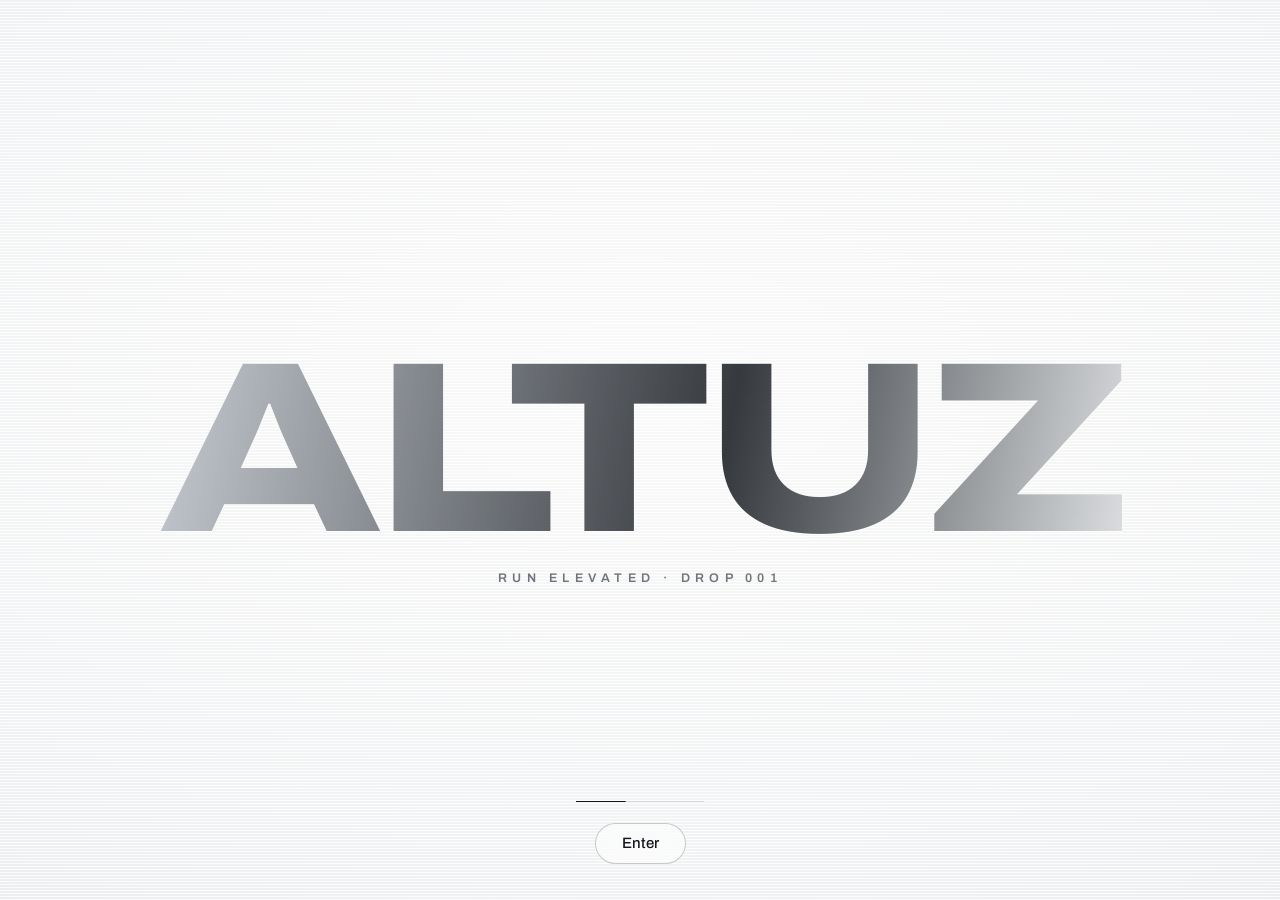
<file: index.html>
<!doctype html>
<html lang="en">
<head>
<meta charset="utf-8">
<meta name="viewport" content="width=device-width,initial-scale=1,viewport-fit=cover">
<title>Altuz | Membership, worn.</title>
<meta name="description" content="Altuz is a private society of runners. Numbered, reflective pieces, released only to members. Drop 001 admits three hundred.">
<link rel="canonical" href="https://altuz-ten.vercel.app/">
<meta name="theme-color" content="#fbfbfc">
<meta name="color-scheme" content="light">
<link rel="icon" href="/assets/img/favicon.svg" type="image/svg+xml">
<link rel="icon" href="/assets/img/favicon-32.png" sizes="32x32" type="image/png">
<link rel="apple-touch-icon" href="/assets/img/apple-touch-icon.png">
<link rel="manifest" href="/site.webmanifest">
<meta property="og:type" content="website">
<meta property="og:site_name" content="Altuz">
<meta property="og:title" content="Altuz | Membership, worn.">
<meta property="og:description" content="Altuz is a private society of runners. Numbered, reflective pieces, released only to members. Drop 001 admits three hundred.">
<meta property="og:url" content="https://altuz-ten.vercel.app/">
<meta property="og:image" content="https://altuz-ten.vercel.app/assets/img/og.jpg">
<meta property="og:image:width" content="1200">
<meta property="og:image:height" content="630">
<meta name="twitter:card" content="summary_large_image">
<meta name="twitter:title" content="Altuz | Membership, worn.">
<meta name="twitter:description" content="Altuz is a private society of runners. Numbered, reflective pieces, released only to members. Drop 001 admits three hundred.">
<meta name="twitter:image" content="https://altuz-ten.vercel.app/assets/img/og.jpg">
<link rel="preload" href="/assets/fonts/archivo-latin.woff2" as="font" type="font/woff2" crossorigin>
<link rel="stylesheet" href="/assets/css/site.css?v=11">
<link rel="stylesheet" href="/assets/css/future.css?v=1">
<script src="/assets/js/boot.js"></script>
<script type="application/ld+json">{"@context": "https://schema.org", "@type": "Organization", "name": "Altuz", "url": "https://altuz-ten.vercel.app", "logo": "https://altuz-ten.vercel.app/assets/img/icon-512.png", "email": "projectaltuz@gmail.com", "slogan": "Run elevated", "founder": [{"@type": "Person", "name": "Nils Lehmann Podadera"}, {"@type": "Person", "name": "Álvaro Castejón Arregui"}]}</script>
</head>
<body>
<svg width="0" height="0" style="position:absolute" aria-hidden="true" focusable="false"><symbol id="logo" viewBox="0 0 100 84"><path d="M44 0L53 0Q58 1 60.8 6L99.6 83.9L82.2 83.9L48.6 19.6L21.2 72.6L51 67.9L19.5 84L0.3 84L29.4 23.6L39.2 5.2Q41 1 44 0Z"/></symbol></svg>

<div class="intro" id="intro">
  <div class="iwrap" id="iwrap" aria-hidden="true"><span class="iword">ALTUZ</span></div>
  <div class="iwrap bloom" id="ibloom" aria-hidden="true"><span class="iword">ALTUZ</span></div>
  <div class="cone" id="cone1" aria-hidden="true"></div><div class="cone" id="cone2" aria-hidden="true"></div><div class="cone" id="cone3" aria-hidden="true"></div>
  <div class="spot" id="spot1" aria-hidden="true"></div><div class="spot" id="spot2" aria-hidden="true"></div><div class="spot" id="spot3" aria-hidden="true"></div>
  <div class="igrain" aria-hidden="true"></div>
  <div class="ibar" aria-hidden="true"><i id="ibar"></i></div>
  <button class="skip" id="skip" type="button">Enter</button>
</div>

<div class="bg" aria-hidden="true"><div class="brushed"></div><svg class="trackbg" viewBox="0 0 1600 1000" preserveAspectRatio="xMidYMid slice" focusable="false"><defs><linearGradient id="gmf" x1="0" y1="0" x2="1" y2="1"><stop offset="0" stop-color="#fff" stop-opacity=".78"/><stop offset=".55" stop-color="#dfe2e6" stop-opacity=".5"/><stop offset="1" stop-color="#b9bec5" stop-opacity=".6"/></linearGradient><filter id="tglow" x="-20%" y="-20%" width="140%" height="140%"><feGaussianBlur stdDeviation="7"/></filter><linearGradient id="tfade" x1="0" y1="0" x2="1" y2="1"><stop offset="0" stop-color="#15171a" stop-opacity=".0"/><stop offset=".45" stop-color="#15171a" stop-opacity=".16"/><stop offset="1" stop-color="#15171a" stop-opacity=".02"/></linearGradient></defs><g transform="rotate(-13 800 520)"><g fill="none" stroke="url(#tfade)" stroke-width="2"><rect x="120" y="110" width="1480" height="780" rx="390"/><rect x="154" y="144" width="1412" height="712" rx="356"/><rect x="188" y="178" width="1344" height="644" rx="322"/><rect x="222" y="212" width="1276" height="576" rx="288"/><rect x="256" y="246" width="1208" height="508" rx="254"/><rect x="290" y="280" width="1140" height="440" rx="220"/><rect x="324" y="314" width="1072" height="372" rx="186"/><rect x="358" y="348" width="1004" height="304" rx="152"/></g><g fill="none" stroke-linecap="round"><rect class="rn rn-g" pathLength="100" x="188" y="178" width="1344" height="644" rx="322" stroke="#fff" stroke-width="22" filter="url(#tglow)"/><rect class="rn" pathLength="100" x="188" y="178" width="1344" height="644" rx="322" stroke="#fff" stroke-width="5"/><rect class="rn rn-t" pathLength="100" x="188" y="178" width="1344" height="644" rx="322" stroke="#6f757c" stroke-width="3"/></g></g></svg><div class="orb o1"></div><div class="orb o2"></div><div class="ghosts"><div class="gh g1"><svg class="logo"><use href="#logo"/></svg></div><div class="gh g2"><span>Run elevated</span></div><div class="gh g3"><svg class="logo"><use href="#logo"/></svg></div><div class="gh g4"><span>Run elevated</span></div></div><div class="halo" id="halo"></div><div class="grain"></div></div>

<header class="top">
  <div class="top-in">
    <a class="brand" href="/" id="home" aria-label="Altuz, home"><svg class="logo" aria-hidden="true"><use href="#logo"/></svg><span>ALTUZ</span></a>
    <div class="top-right"><button class="hlink" id="legalBtn" type="button" aria-expanded="false" aria-controls="legalPop">Legal</button><button class="door-btn" type="button" data-open="door"><svg class="lk" viewBox="0 0 24 24" aria-hidden="true" focusable="false"><rect x="5" y="10.5" width="14" height="10" rx="2.4" fill="none" stroke="currentColor" stroke-width="1.7"/><path class="shk" d="M8.2 10.5V8a3.8 3.8 0 0 1 7.6 0v2.5" fill="none" stroke="currentColor" stroke-width="1.7" stroke-linecap="round"/><circle cx="12" cy="15.4" r="1.3" fill="currentColor"/></svg><span class="lg">I have an ID</span><span class="sm">Members</span></button><button class="dark small" type="button" data-open="admission"><span class="lg">Request admission</span><span class="sm">Apply</span></button></div>
  </div>
</header>

<main class="hero" id="main">
  <div class="copy">
    <h1 class="x-wide rv">Membership, worn.</h1>
    <p class="lede rv" style="--d:.2s">Altuz is a private society of runners. Its tees and race shorts are numbered, reflective and released only to members. Wearing one means you were let in.</p>
    <div class="capture glass rv" id="capture" style="--d:.35s"><span class="cap-hint">Drop 001 · 300 members</span><button class="dark" type="button" data-open="number"><span class="lg">Request your ID</span><span class="sm">Request yours</span></button></div>
    <button class="door-link rv" type="button" data-open="door" style="--d:.45s"><svg class="lk" viewBox="0 0 24 24" aria-hidden="true" focusable="false"><rect x="5" y="10.5" width="14" height="10" rx="2.4" fill="none" stroke="currentColor" stroke-width="1.7"/><path class="shk" d="M8.2 10.5V8a3.8 3.8 0 0 1 7.6 0v2.5" fill="none" stroke="currentColor" stroke-width="1.7" stroke-linecap="round"/><circle cx="12" cy="15.4" r="1.3" fill="currentColor"/></svg><span>Already a member? <b>Enter with your ID</b></span></button>
    <p class="meta rv" style="--d:.5s"><svg class="logo" aria-hidden="true"><use href="#logo"/></svg><span>Drop 001 admits three hundred members. Requests close at pre-sale, in January 2027. We read every one and write to you before then.</span></p>
  </div>
  <div class="cardzone rv" style="--d:.15s">
    <button class="card" id="card" type="button" aria-pressed="false" aria-label="Your Altuz membership card. Press to turn it over.">
      <span class="tilt" id="tilt">
        <span class="flip">
          <span class="face front">
            <span class="band"></span>
            <span class="sheen"></span><span class="prism"></span>
            <span class="c-top eng"><svg class="logo c-logo" aria-hidden="true"><use href="#logo"/></svg><span class="c-word">ALTUZ</span><span class="c-no">Drop</span></span>
            <span class="c-big" id="cBig">001</span>
            <span class="c-bot eng"><span><small>ID</small><b id="cId">00000000T</b></span><span class="r"><small>Status</small><b>Inner circle</b></span></span>
          </span>
          <span class="face back">
            <span class="stripe"></span>
            <canvas id="runner"></canvas>
            <span class="sig"><small>Signature</small><b id="cSig">Your name</b></span>
            <span class="fine">Personal and non-transferable. Valid for every drop and every Number Run. Lost cards are not replaced.</span>
          </span>
        </span>
      </span>
    </button>
    <p class="card-cap">Your card, once you’re in. Press it to turn it over.</p>
    <span class="chip glass c1" aria-hidden="true"><i></i>Number Run · at dawn</span>
    <span class="chip glass c2" aria-hidden="true">Tees · Race shorts</span>
  </div>
</main>

<div class="ticker" aria-hidden="true">
  <div class="track">
    <div class="set"><span>Members only</span><svg class="logo"><use href="#logo"/></svg><span>Run elevated</span><svg class="logo"><use href="#logo"/></svg><span>Seen in the dark</span><svg class="logo"><use href="#logo"/></svg><span>Three hundred numbers</span><svg class="logo"><use href="#logo"/></svg><span>Ask to be let in</span><svg class="logo"><use href="#logo"/></svg><span>Alta luz</span><svg class="logo"><use href="#logo"/></svg></div>
    <div class="set"><span>Members only</span><svg class="logo"><use href="#logo"/></svg><span>Run elevated</span><svg class="logo"><use href="#logo"/></svg><span>Seen in the dark</span><svg class="logo"><use href="#logo"/></svg><span>Three hundred numbers</span><svg class="logo"><use href="#logo"/></svg><span>Ask to be let in</span><svg class="logo"><use href="#logo"/></svg><span>Alta luz</span><svg class="logo"><use href="#logo"/></svg></div>
  </div>
</div>

<nav class="dock glass" aria-label="Sections">
  <button type="button" data-open="privileges" aria-controls="privileges" aria-expanded="false">Privileges</button>
  <button type="button" data-open="code" aria-controls="code" aria-expanded="false">The code</button>
  <button type="button" data-open="light" aria-controls="light" aria-expanded="false">The light</button>
  <button type="button" data-open="number" aria-controls="number" aria-expanded="false">Your ID</button>
</nav>

<div class="scrim" id="scrim" aria-hidden="true"></div>

<section class="sheet glass" id="privileges" role="dialog" aria-modal="false" aria-labelledby="h-privileges" inert>
  <div class="sheet-top"><svg class="logo" aria-hidden="true"><use href="#logo"/></svg><button class="x" type="button" data-close aria-label="Close"></button></div>
  <div class="sheet-body">
    <h2 class="x-wide pi" id="h-privileges" tabindex="-1">What members get.</h2>
    <p class="p pi" style="--i:1">Membership isn’t bought once. It’s kept, with the piece and with the runs. None of this is offered outside.</p>
    <div class="privs">
      <div class="priv panel-row pi" style="--i:2"><h3>Your number, for life</h3><p>Reserved for you in every drop that follows.</p></div>
      <div class="priv panel-row pi" style="--i:3"><h3>The door opens early</h3><p>Every drop opens to members 48 hours before anyone else.</p></div>
      <div class="priv panel-row pi" style="--i:4"><h3>The Number Run</h3><p>Once a month, at dawn. Members only, by number.</p></div>
      <div class="priv panel-row pi" style="--i:5"><h3>Your page in the Registry</h3><p>Your number, your runs and your rank, in the society’s private record.</p></div>
      <div class="priv panel-row pi" style="--i:6"><h3>One invitation</h3><p>You may bring one runner into the society. Only one.</p></div>
      <div class="priv panel-row pi" style="--i:7"><h3>Value that holds</h3><p>Nothing is discounted or restocked. What you wear never ends up on sale.</p></div>
    </div>
    <p class="ranks-h pi" style="--i:8">Ranks, earned not bought</p>
    <div class="ranks pi" style="--i:9">
      <div class="rank"><b>Founder</b><span>Numbers 001 and 002. The two who started Altuz.</span></div>
      <div class="rank"><b>Origin</b><span>Numbers 003 to 100. The first hundred in the room, here before Altuz was anything.</span></div>
      <div class="rank"><b>Circle</b><span>Numbers 101 to 300. The next two hundred, admitted in order.</span></div>
      <div class="rank"><b>Member</b><span>Anyone who joins in a later drop.</span></div>
      <div class="rank"><b>Resident</b><span>Five Number Runs. First in line for every drop, invited to everything.</span></div>
    </div>
  </div>
</section>

<section class="sheet glass" id="code" role="dialog" aria-modal="false" aria-labelledby="h-code" inert>
  <div class="sheet-top"><svg class="logo" aria-hidden="true"><use href="#logo"/></svg><button class="x" type="button" data-close aria-label="Close"></button></div>
  <div class="sheet-body">
    <h2 class="x-wide pi" id="h-code" tabindex="-1">What stays outside.</h2>
    <p class="p pi" style="--i:1">Out there, anyone can have anything. That’s exactly why we close the door.</p>
    <div class="pairs">
      <div class="pair pi" style="--i:2"><p class="out"><span>Anyone can buy it.</span></p><p class="inn">Only members wear it.</p></div>
      <div class="pair pi" style="--i:3"><p class="out"><span>Restocked as soon as it sells out.</span></p><p class="inn">Three hundred numbers. Never issued twice.</p></div>
      <div class="pair pi" style="--i:4"><p class="out"><span>On sale every November.</span></p><p class="inn">One price. It never comes down.</p></div>
      <div class="pair pi" style="--i:5"><p class="out"><span>Logos everyone recognises.</span></p><p class="inn">A mark only the light reveals.</p></div>
      <div class="pair pi" style="--i:6"><p class="out"><span>Followers.</span></p><p class="inn">Members.</p></div>
    </div>
    <p class="rules-h pi" style="--i:7">The code</p>
    <ul class="rules pi" style="--i:8">
      <li>We run before sunrise or after sunset.</li>
      <li>You introduce yourself by your number.</li>
      <li>You bring one runner. Only one.</li>
      <li>What’s said on the Number Run stays on the Number Run.</li>
      <li>Your number is yours alone. It is never lent, sold or passed on.</li>
      <li>The piece is never resold outside the society.</li>
    </ul>
    <div class="founders pi" style="--i:9">
      <p class="founders-h">Founders</p>
      <div class="f-list">
        <div class="founder"><b>Nils Lehmann Podadera</b><span>Founder</span></div>
        <div class="founder"><b>Álvaro Castejón Arregui</b><span>Founder</span></div>
      </div>
    </div>
    <div class="contact pi" style="--i:10"><span>projectaltuz@gmail.com</span><button class="link" type="button" id="replay">Watch the entrance again</button></div>
  </div>
</section>

<section class="sheet glass" id="light" role="dialog" aria-modal="false" aria-labelledby="h-light" inert>
  <div class="sheet-top"><svg class="logo" aria-hidden="true"><use href="#logo"/></svg><button class="x" type="button" data-close aria-label="Close"></button></div>
  <div class="sheet-body">
    <h2 class="x-wide pi" id="h-light" tabindex="-1">Silver by day. White by night.</h2>
    <p class="p pi" style="--i:1">Every piece carries a reflective mark: quiet silver in daylight, blazing white under headlights. Members see the whole piece first. Until then, three fragments.</p>
    <div class="pi" style="--i:2"><div class="reel" aria-label="A silent loop: glimpses of Drop 001, lit one at a time." role="img"><div class="sweep"></div><div class="cut c1"><svg class="logo big-a" aria-hidden="true"><use href="#logo"/></svg><p class="cap">Seen only in the light.</p></div><div class="cut c2"><p class="ct"><b>047</b><span>/ 300</span></p><p class="cap">Never issued twice.</p></div><div class="cut c3"><svg class="pulse" viewBox="0 0 400 120" aria-hidden="true"><path d="M0 70 H70 L86 28 L106 108 L124 48 L138 70 H210 L226 36 L246 100 L262 56 L276 70 H400"/></svg><p class="cap">Dawn. Before anyone is awake.</p></div><div class="cut c4"><div class="hem" aria-hidden="true"><i></i><i></i><i></i><i class="w"></i><b>/ 300</b></div><p class="cap">Sewn in. Read in the light.</p></div><div class="cut c5"><p class="trio"><span>Three pieces.</span><span>Three hundred numbers.</span><span>No second chance.</span></p><p class="cap"></p></div><div class="cut c6"><svg class="logo big-a" aria-hidden="true"><use href="#logo"/></svg><p class="when">01 · 27</p><p class="cap">Ask to be let in.</p></div><div class="rec"><span>● Unlisted</span><span>Drop 001</span></div><div class="left" aria-hidden="true"><b id="reelN">20</b><span> / 300</span></div></div></div>
    <div class="tiles pi" style="--i:2" id="tiles">
      <figure class="tile"><div class="art" id="fragA"></div><figcaption>On the chest</figcaption></figure>
      <figure class="tile"><div class="art" id="fragB"></div><figcaption>Once on each side</figcaption></figure>
      <figure class="tile"><div class="art" id="fragC"></div><figcaption>Your number, on the hem</figcaption></figure>
    </div>
    <div class="light-row pi" style="--i:3">
      <button class="dark" id="faro" type="button">Pass a car</button>
      <p>Or move the light with your cursor or finger.</p>
    </div>
    <div class="drop panel-row pi" style="--i:4">
      <b>Drop 001</b>
      <span>The Tee, in black or white, and the Race Short. One tee and one short per ID, both carrying your member number, 001 to 300. The price is shared with members first.</span>
    </div>
  </div>
</section>

<section class="sheet glass" id="number" role="dialog" aria-modal="false" aria-labelledby="h-number" inert>
  <div class="sheet-top"><svg class="logo" aria-hidden="true"><use href="#logo"/></svg><button class="x" type="button" data-close aria-label="Close"></button></div>
  <div class="sheet-body">
    <h2 class="x-wide pi" id="h-number" tabindex="-1">Your ID is drawn.</h2>
    <p class="p pi" style="--i:1">Every member of Drop 001 receives a personal ID, drawn at random and never issued twice. It works like an identity number: yours for life, printed on your card. Each piece you hold is linked to your ID in the Registry. One ID holds one tee and one short, and both carry your number.</p>
    <div class="odo-row pi" style="--i:2">
      <div class="odo" aria-live="polite"><span class="big chrome idbig" id="odo">00000000T</span></div>
          </div>
    <div class="num-foot pi" style="--i:4">
      <button class="dark" type="button" id="numCta" data-open="admission">Get my ID</button>
      <p>Drawn when you join. It can’t be changed or chosen. <button class="link" type="button" data-open="registry">Check an ID in the Registry</button></p>
    </div>
  </div>
</section>

<section class="sheet door" id="door" role="dialog" aria-modal="false" aria-labelledby="h-door" inert>
  <div class="sheet-top"><svg class="logo" aria-hidden="true"><use href="#logo"/></svg><button class="x" type="button" data-close aria-label="Close"></button></div>
  <div class="sheet-body">
    <div class="door-seal pi" style="--i:0"><svg class="lk" viewBox="0 0 24 24" aria-hidden="true" focusable="false"><rect x="5" y="10.5" width="14" height="10" rx="2.4" fill="none" stroke="currentColor" stroke-width="1.7"/><path class="shk" d="M8.2 10.5V8a3.8 3.8 0 0 1 7.6 0v2.5" fill="none" stroke="currentColor" stroke-width="1.7" stroke-linecap="round"/><circle cx="12" cy="15.4" r="1.3" fill="currentColor"/></svg><span>Members only</span></div>
    <h2 class="x-wide pi" id="h-door" tabindex="-1">Show your ID.</h2>
    <p class="p pi" style="--i:1">This door opens only for members of Drop 001. Your ID is eight digits and a letter, printed on your card. We check it against the Registry and take you straight to the Atelier.</p>
    <form id="doorForm" class="pi" style="--i:2" novalidate>
      <div class="field"><label for="doorId">Your ID</label><input id="doorId" name="doorId" type="text" maxlength="10" autocomplete="off" autocapitalize="characters" spellcheck="false" inputmode="text" placeholder="00000000T" aria-describedby="doorErr"></div>
      <p class="err" id="doorErr" role="alert"></p>
      <div class="door-act"><button class="dark" id="doorGo" type="submit">Enter the Atelier</button></div>
    </form>
    <div id="doorOut" class="door-out" aria-live="polite"></div>
    <p class="door-no pi" style="--i:3">No ID yet? <button class="link" type="button" data-open="number">Request yours</button></p>
  </div>
</section>

<section class="sheet glass" id="registry" role="dialog" aria-modal="false" aria-labelledby="h-registry" inert>
  <div class="sheet-top"><svg class="logo" aria-hidden="true"><use href="#logo"/></svg><button class="x" type="button" data-close aria-label="Close"></button></div>
  <div class="sheet-body">
    <h2 class="x-wide pi" id="h-registry" tabindex="-1">The Registry.</h2>
    <p class="p pi" style="--i:1">Every piece is linked to the ID of the member who holds it. Enter an ID to see its rank and its pieces. Names and emails are never shown.</p>
    <form id="regForm" class="pi" style="--i:2" novalidate>
      <div class="field"><label for="regId">ID</label><input id="regId" name="regId" type="text" maxlength="12" autocomplete="off" autocapitalize="characters" placeholder="00000000T"></div>
      <p class="err" id="regErr" role="alert"></p>
      <div><button class="dark" type="submit">Look up</button></div>
    </form>
    <div id="regOut" class="pi" style="--i:3" aria-live="polite"></div>
  </div>
</section>

<section class="sheet glass" id="admission" role="dialog" aria-modal="false" aria-labelledby="h-admission" inert>
  <div class="sheet-top"><svg class="logo" aria-hidden="true"><use href="#logo"/></svg><button class="x" type="button" data-close aria-label="Close"></button></div>
  <div class="sheet-body" id="admBody">
    <h2 class="x-wide pi" id="h-admission" tabindex="-1">Request admission.</h2>
    <p class="p pi" style="--i:1">Drop 001 admits three hundred members. We read every request, and your personal ID is drawn at random the moment you send your request.</p>
    <form id="adm-form" class="pi" style="--i:2" novalidate>
      <div class="hp" aria-hidden="true"><label for="company">Company</label><input id="company" name="company" type="text" tabindex="-1" autocomplete="off"></div>
      <div class="field"><label for="email">Email</label><input id="email" name="email" type="email" required autocomplete="email" placeholder="you@email.com"></div>
      <div class="row2">
        <div class="field"><label for="alias">Name for your card</label><input id="alias" name="alias" type="text" maxlength="24" autocomplete="nickname" placeholder="Name or nickname"></div>
        <div class="field"><label for="city">Where you run</label><input id="city" name="city" type="text" autocomplete="address-level2" placeholder="City"></div>
      </div>
      <div class="row2">
        <div class="field"><label for="when">When you mostly run</label>
          <select id="when" name="when"><option value="dawn">Before sunrise</option><option value="night">At dusk or at night</option><option value="day">During the day</option></select></div>
        <div class="field"><label for="dni">Your ID</label><input id="dni" name="dni" type="text" readonly tabindex="-1" value="Drawn when you send" aria-live="polite"></div>
      </div>
      <div class="field"><label for="ref">Who sent you? (optional)</label><input id="ref" name="ref" type="text" placeholder="A name, a number or an account"></div>
      <fieldset class="field"><legend>What you’d wear (choose any)</legend>
        <div class="chips">
          <label><input type="checkbox" name="piece" value="tee-black" checked><span>Black tee</span></label>
          <label><input type="checkbox" name="piece" value="tee-white"><span>White tee</span></label>
          <label><input type="checkbox" name="piece" value="race-short"><span>Race short</span></label>
        </div>
      </fieldset>
      <label class="consent"><input id="consent" type="checkbox"><span id="consentText">I agree that Altuz may email me about my request, Drop 001 and the society. I can withdraw whenever I want.</span></label>
      <p class="err" id="err" role="alert"></p>
      <div><button class="dark" id="submit" type="submit">Send my request</button></div>
      <p class="legal">Data controllers: Nils Lehmann Podadera and Álvaro Castejón Arregui (Altuz). Purpose: reviewing your request and letting you know about the launch. Legal basis: your consent. To access, correct or delete your data, write to projectaltuz@gmail.com. <a href="/privacy">Privacy policy</a></p>
    </form>
  </div>
</section>

<nav class="pop glass" id="legalPop" aria-label="Legal" inert>
  <a href="/legal">Legal notice<small>Who runs Altuz</small></a>
  <a href="/privacy">Privacy<small>What we keep and why</small></a>
  <a href="/cookies">Cookies<small>What the cloakroom holds</small></a>
  <button type="button" data-cloakroom>Cloakroom settings<small>Change your choice</small></button>
</nav>

<aside class="ticket" id="ticket" role="dialog" aria-modal="false" aria-labelledby="t-h" aria-describedby="t-p" inert>
  <div class="t-stub" aria-hidden="true">
    <span class="t-no"><small>No.</small><span id="tNo">023</span></span>
    <span class="t-hole"></span>
    <span class="t-lab">CLOAKROOM</span>
  </div>
  <div class="t-main">
    <p class="t-h" id="t-h">Leave your coat here.</p>
    <p class="t-p" id="t-p">We only keep what the door needs to work. Counting visitors and remembering you for invitations is your call. <a href="/cookies">What we keep</a></p>
    <div class="t-opts" id="tOpts" hidden>
      <label class="t-opt"><b>The door</b><span>Remembers your choice and that you’ve seen the entrance. Always on.</span><input class="sw" type="checkbox" checked disabled aria-label="The door, always on"></label>
      <label class="t-opt"><b>Footfall</b><span>Anonymous visit counts, so we know how many come in. No cookies.</span><input class="sw" type="checkbox" id="cFoot"></label>
      <label class="t-opt"><b>Invitations</b><span>Lets Instagram and TikTok remind you of Altuz later.</span><input class="sw" type="checkbox" id="cInv"></label>
    </div>
    <div class="t-actions">
      <button class="dark" type="button" data-consent="essential">Essentials only</button>
      <button class="dark" type="button" data-consent="all">Allow all</button>
      <button class="dark" type="button" data-consent="save" id="tSave" hidden>Keep my choice</button>
      <button class="link" type="button" id="tChoose" aria-expanded="false" aria-controls="tOpts">Choose</button>
    </div>
  </div>
</aside>
<noscript><p>Altuz needs JavaScript for the entrance and the admission form. You can still write to projectaltuz@gmail.com.</p></noscript>
<script src="/assets/js/config.js?v=4"></script>
<script src="/assets/js/site.js?v=16"></script>
<script src="/assets/js/consent.js?v=4"></script>
</body>
</html>
</file>
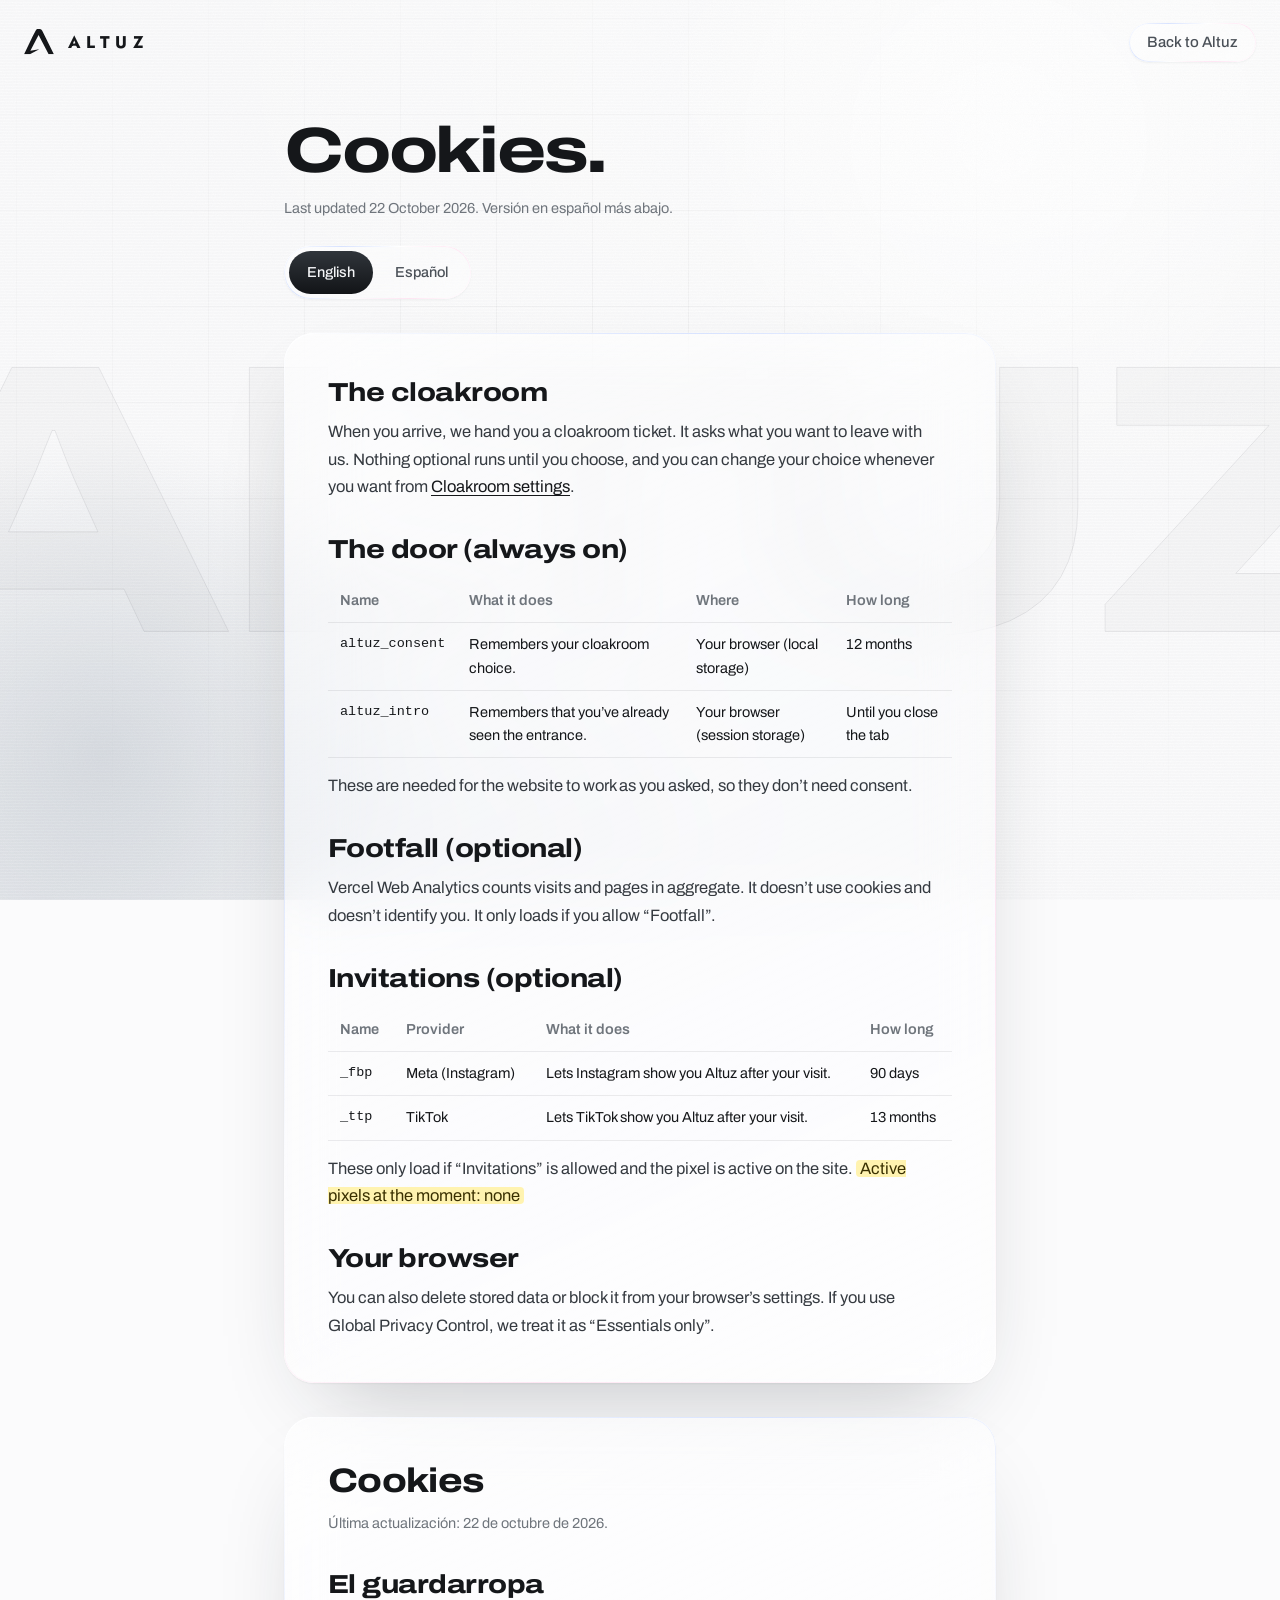
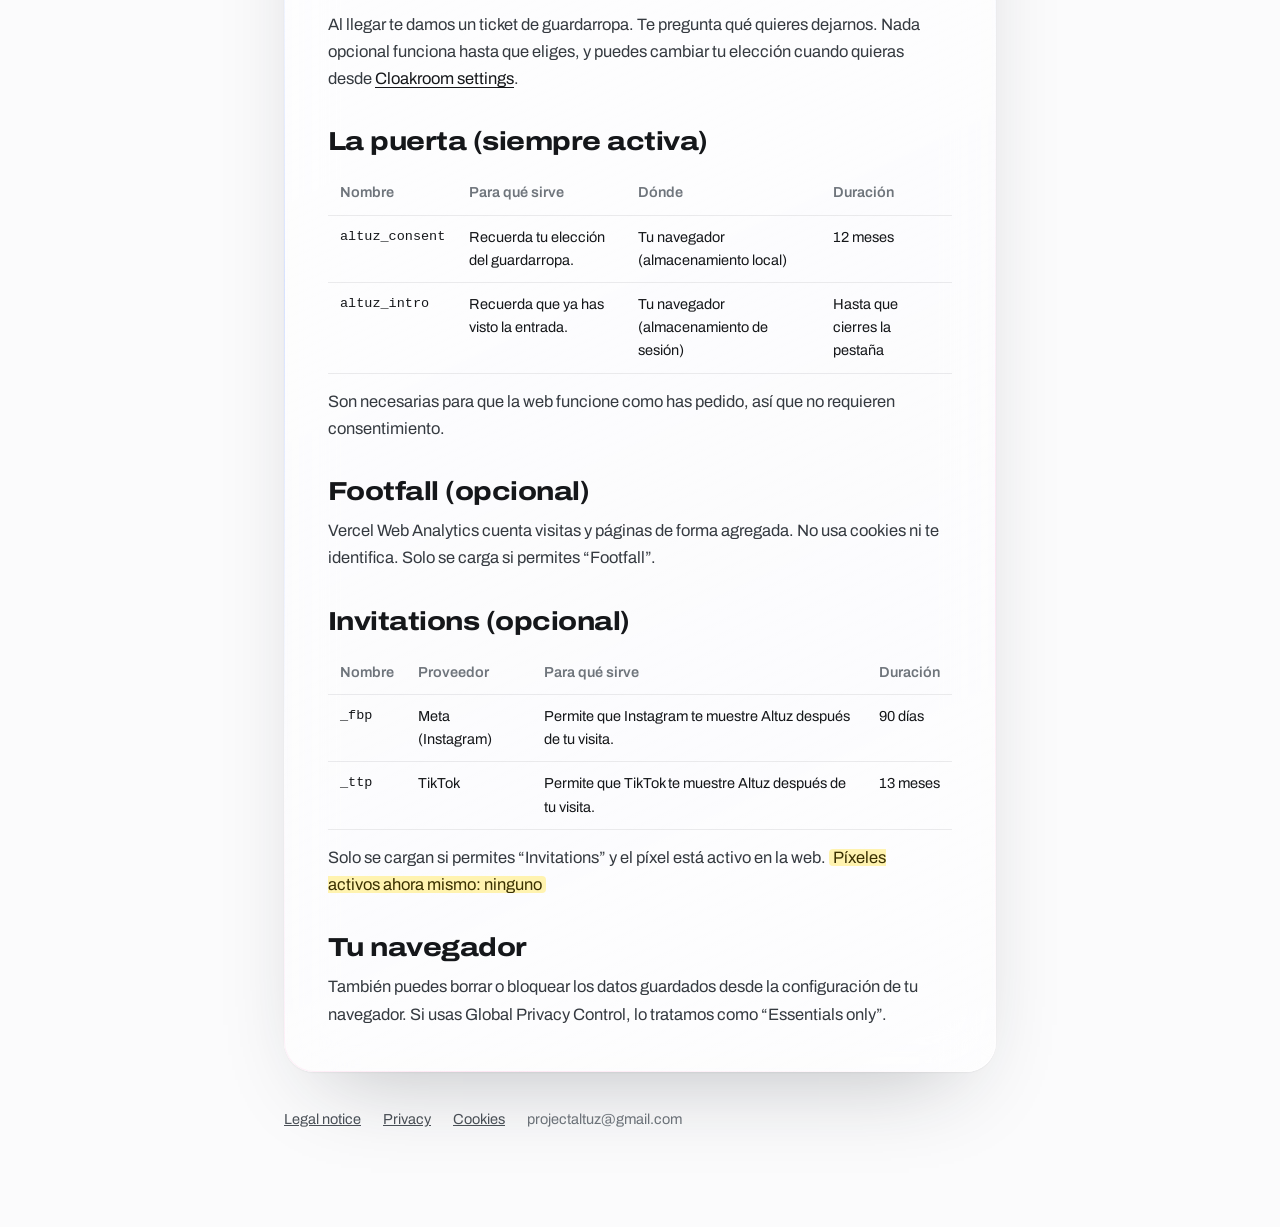
<file: cookies.html>
<!doctype html>
<html lang="en">
<head>
<meta charset="utf-8">
<meta name="viewport" content="width=device-width,initial-scale=1,viewport-fit=cover">
<title>Cookies | Altuz</title>
<meta name="description" content="What the Altuz cloakroom holds, and how to change your choice.">
<link rel="canonical" href="https://altuz-ten.vercel.app/cookies">
<meta name="theme-color" content="#fbfbfc">
<meta name="color-scheme" content="light">
<link rel="icon" href="/assets/img/favicon.svg" type="image/svg+xml">
<link rel="icon" href="/assets/img/favicon-32.png" sizes="32x32" type="image/png">
<link rel="apple-touch-icon" href="/assets/img/apple-touch-icon.png">
<link rel="manifest" href="/site.webmanifest">
<meta property="og:type" content="website">
<meta property="og:site_name" content="Altuz">
<meta property="og:title" content="Cookies | Altuz">
<meta property="og:description" content="What the Altuz cloakroom holds, and how to change your choice.">
<meta property="og:url" content="https://altuz-ten.vercel.app/cookies">
<meta property="og:image" content="https://altuz-ten.vercel.app/assets/img/og.jpg">
<meta property="og:image:width" content="1200">
<meta property="og:image:height" content="630">
<meta name="twitter:card" content="summary_large_image">
<meta name="twitter:title" content="Cookies | Altuz">
<meta name="twitter:description" content="What the Altuz cloakroom holds, and how to change your choice.">
<meta name="twitter:image" content="https://altuz-ten.vercel.app/assets/img/og.jpg">
<link rel="preload" href="/assets/fonts/archivo-latin.woff2" as="font" type="font/woff2" crossorigin>
<link rel="stylesheet" href="/assets/css/site.css?v=1">
<link rel="stylesheet" href="/assets/css/future.css?v=1">
<link rel="stylesheet" href="/assets/css/legal.css?v=1">
</head>
<body>
<svg width="0" height="0" style="position:absolute" aria-hidden="true" focusable="false"><symbol id="logo" viewBox="0 0 100 84"><path d="M44 0L53 0Q58 1 60.8 6L99.6 83.9L82.2 83.9L48.6 19.6L21.2 72.6L51 67.9L19.5 84L0.3 84L29.4 23.6L39.2 5.2Q41 1 44 0Z"/></symbol></svg>
<div class="bg" aria-hidden="true"><div class="brushed"></div><div class="orb o1"></div><div class="orb o2"></div><div class="grain"></div></div>
<header class="top"><div class="top-in"><a class="brand" href="/" aria-label="Altuz, home"><svg class="logo" aria-hidden="true"><use href="#logo"/></svg><span>ALTUZ</span></a><a class="backlink glass" href="/">Back to Altuz</a></div></header>
<main class="lp">
  <h1 class="x-wide">Cookies.</h1>
  <p class="upd">Last updated 22 October 2026. <span lang="es">Versión en español más abajo.</span></p>
  <nav class="lang glass" aria-label="Language"><a href="#en" aria-current="true">English</a><a href="#es" aria-current="false">Español</a></nav>
  <article class="doc glass" id="en">
<h2>The cloakroom</h2>
<p>When you arrive, we hand you a cloakroom ticket. It asks what you want to leave with us. Nothing optional runs until you choose, and you can change your choice whenever you want from <a class="inline-link" href="/#cloakroom">Cloakroom settings</a>.</p>
<h2>The door (always on)</h2>
<div class="tw"><table class="ck"><thead><tr><th>Name</th><th>What it does</th><th>Where</th><th>How long</th></tr></thead><tbody>
<tr><td>altuz_consent</td><td>Remembers your cloakroom choice.</td><td>Your browser (local storage)</td><td>12 months</td></tr>
<tr><td>altuz_intro</td><td>Remembers that you’ve already seen the entrance.</td><td>Your browser (session storage)</td><td>Until you close the tab</td></tr>
</tbody></table></div>
<p>These are needed for the website to work as you asked, so they don’t need consent.</p>
<h2>Footfall (optional)</h2>
<p>Vercel Web Analytics counts visits and pages in aggregate. It doesn’t use cookies and doesn’t identify you. It only loads if you allow “Footfall”.</p>
<h2>Invitations (optional)</h2>
<div class="tw"><table class="ck"><thead><tr><th>Name</th><th>Provider</th><th>What it does</th><th>How long</th></tr></thead><tbody>
<tr><td>_fbp</td><td>Meta (Instagram)</td><td>Lets Instagram show you Altuz after your visit.</td><td>90 days</td></tr>
<tr><td>_ttp</td><td>TikTok</td><td>Lets TikTok show you Altuz after your visit.</td><td>13 months</td></tr>
</tbody></table></div>
<p>These only load if “Invitations” is allowed and the pixel is active on the site. <mark>Active pixels at the moment: none</mark></p>
<h2>Your browser</h2>
<p>You can also delete stored data or block it from your browser’s settings. If you use Global Privacy Control, we treat it as “Essentials only”.</p>
</article>
  <article class="doc glass" id="es" lang="es"><h2 style="margin-top:0;font-size:clamp(26px,3vw,34px)">Cookies</h2><p class="upd" style="margin:0 0 24px">Última actualización: 22 de octubre de 2026.</p>
<h2>El guardarropa</h2>
<p>Al llegar te damos un ticket de guardarropa. Te pregunta qué quieres dejarnos. Nada opcional funciona hasta que eliges, y puedes cambiar tu elección cuando quieras desde <a class="inline-link" href="/#cloakroom">Cloakroom settings</a>.</p>
<h2>La puerta (siempre activa)</h2>
<div class="tw"><table class="ck"><thead><tr><th>Nombre</th><th>Para qué sirve</th><th>Dónde</th><th>Duración</th></tr></thead><tbody>
<tr><td>altuz_consent</td><td>Recuerda tu elección del guardarropa.</td><td>Tu navegador (almacenamiento local)</td><td>12 meses</td></tr>
<tr><td>altuz_intro</td><td>Recuerda que ya has visto la entrada.</td><td>Tu navegador (almacenamiento de sesión)</td><td>Hasta que cierres la pestaña</td></tr>
</tbody></table></div>
<p>Son necesarias para que la web funcione como has pedido, así que no requieren consentimiento.</p>
<h2>Footfall (opcional)</h2>
<p>Vercel Web Analytics cuenta visitas y páginas de forma agregada. No usa cookies ni te identifica. Solo se carga si permites “Footfall”.</p>
<h2>Invitations (opcional)</h2>
<div class="tw"><table class="ck"><thead><tr><th>Nombre</th><th>Proveedor</th><th>Para qué sirve</th><th>Duración</th></tr></thead><tbody>
<tr><td>_fbp</td><td>Meta (Instagram)</td><td>Permite que Instagram te muestre Altuz después de tu visita.</td><td>90 días</td></tr>
<tr><td>_ttp</td><td>TikTok</td><td>Permite que TikTok te muestre Altuz después de tu visita.</td><td>13 meses</td></tr>
</tbody></table></div>
<p>Solo se cargan si permites “Invitations” y el píxel está activo en la web. <mark>Píxeles activos ahora mismo: ninguno</mark></p>
<h2>Tu navegador</h2>
<p>También puedes borrar o bloquear los datos guardados desde la configuración de tu navegador. Si usas Global Privacy Control, lo tratamos como “Essentials only”.</p>
</article>
  <div class="lfoot"><a href="/legal">Legal notice</a><a href="/privacy">Privacy</a><a href="/cookies">Cookies</a><span>projectaltuz@gmail.com</span></div>
</main>
</body>
</html>
</file>
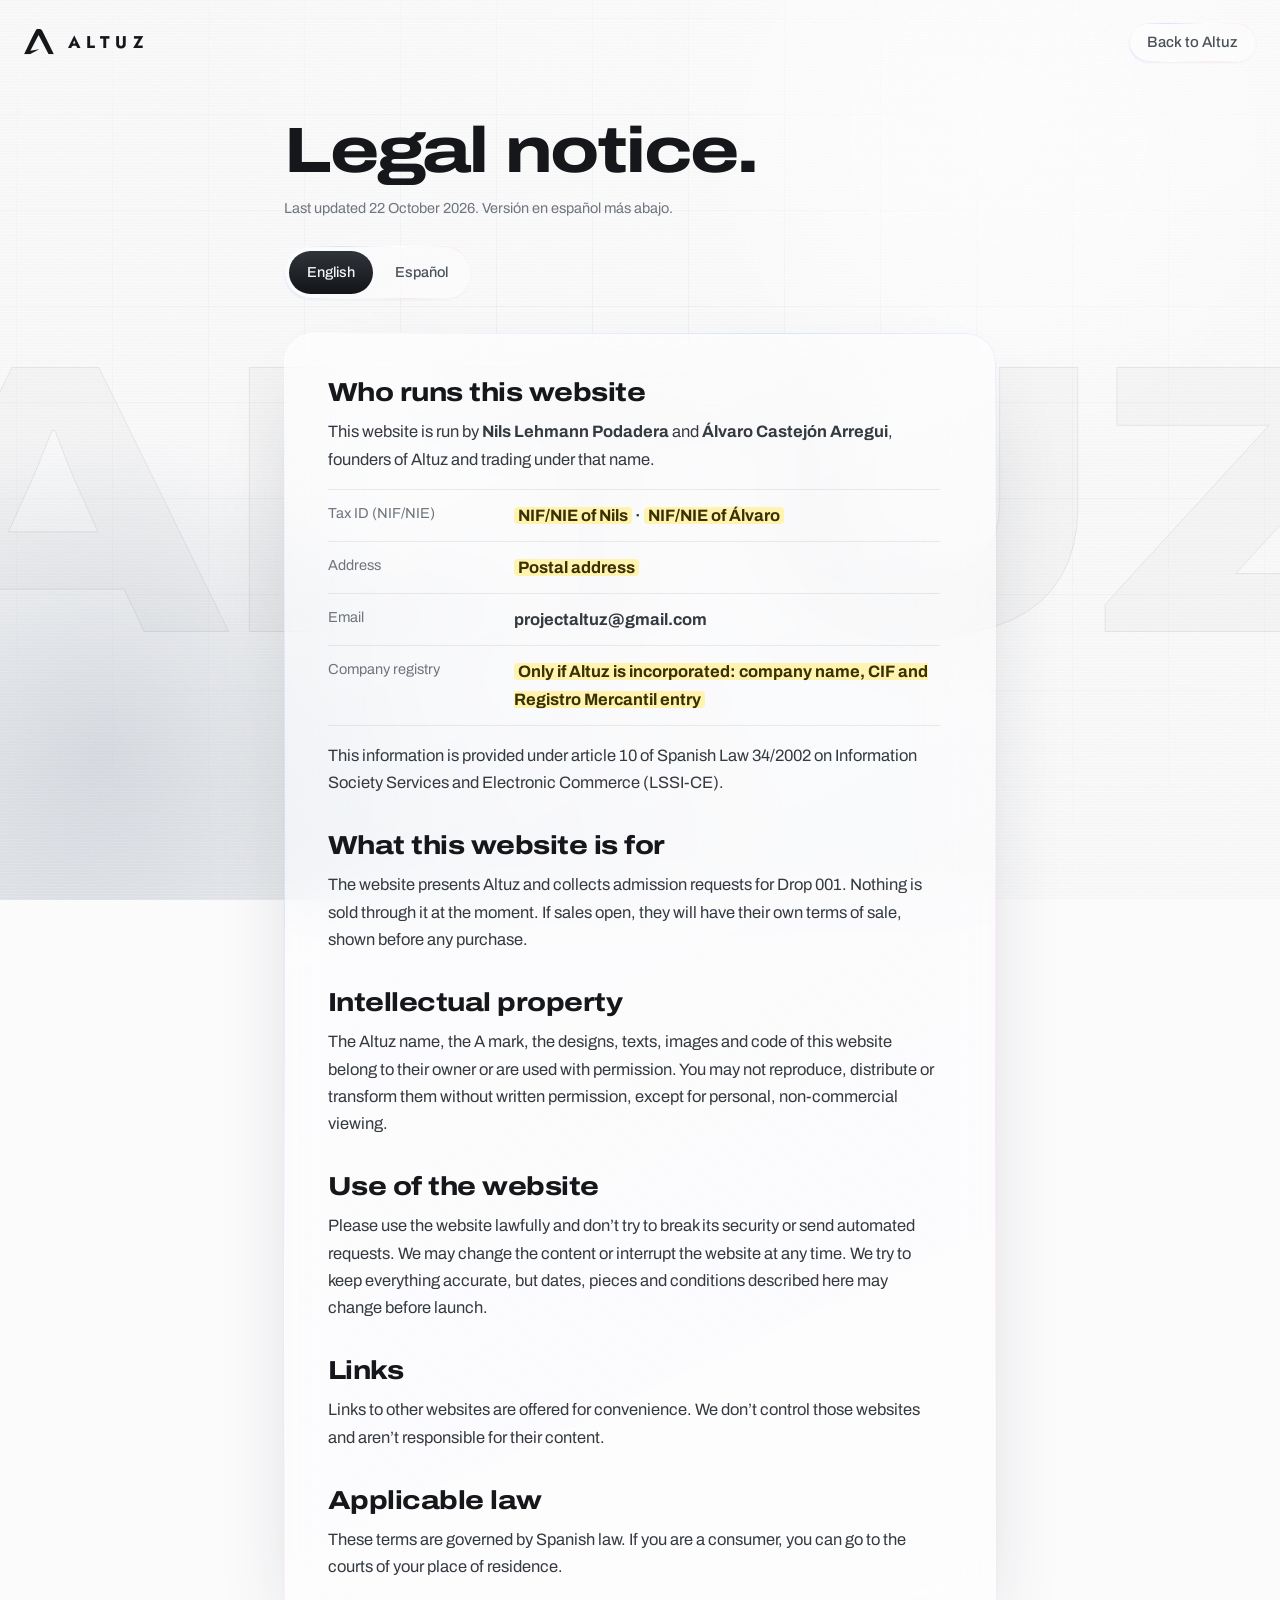
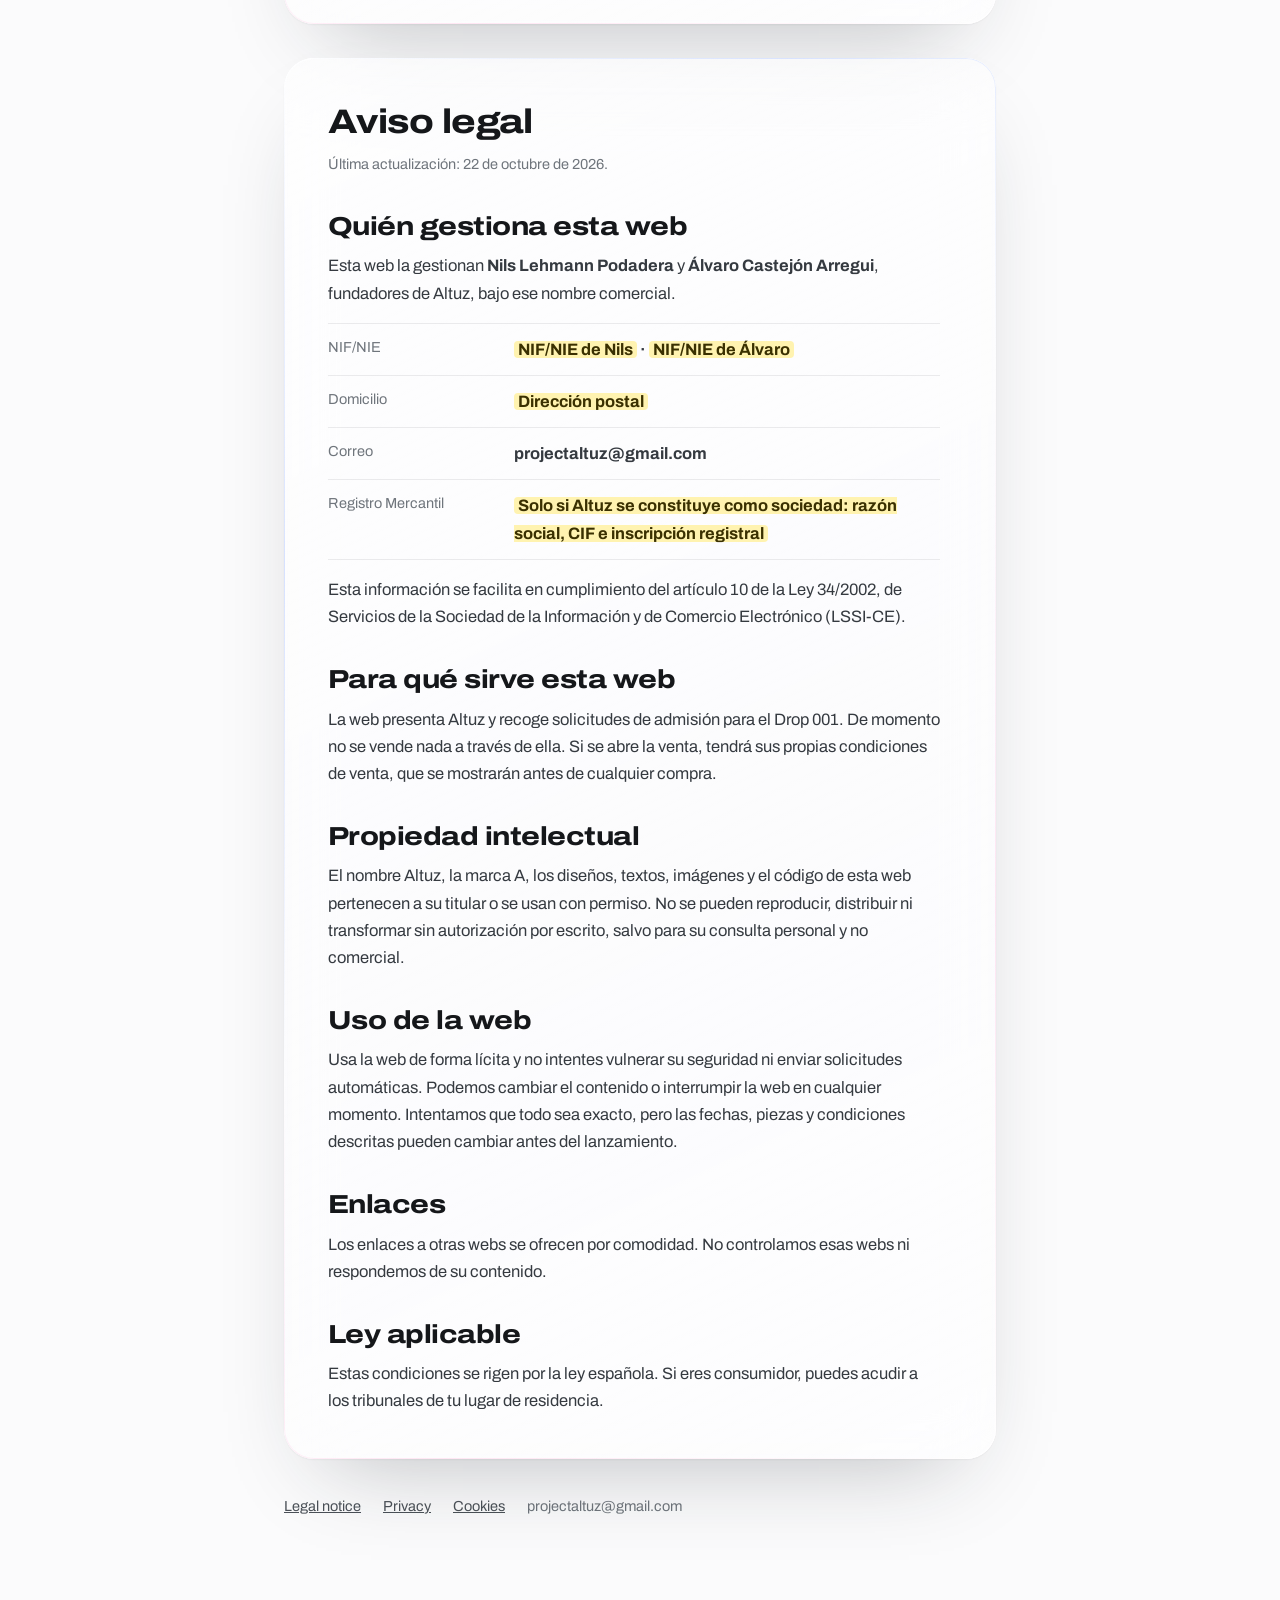
<file: legal.html>
<!doctype html>
<html lang="en">
<head>
<meta charset="utf-8">
<meta name="viewport" content="width=device-width,initial-scale=1,viewport-fit=cover">
<title>Legal notice | Altuz</title>
<meta name="description" content="Who runs Altuz, and the terms of use of this website.">
<link rel="canonical" href="https://altuz-ten.vercel.app/legal">
<meta name="theme-color" content="#fbfbfc">
<meta name="color-scheme" content="light">
<link rel="icon" href="/assets/img/favicon.svg" type="image/svg+xml">
<link rel="icon" href="/assets/img/favicon-32.png" sizes="32x32" type="image/png">
<link rel="apple-touch-icon" href="/assets/img/apple-touch-icon.png">
<link rel="manifest" href="/site.webmanifest">
<meta property="og:type" content="website">
<meta property="og:site_name" content="Altuz">
<meta property="og:title" content="Legal notice | Altuz">
<meta property="og:description" content="Who runs Altuz, and the terms of use of this website.">
<meta property="og:url" content="https://altuz-ten.vercel.app/legal">
<meta property="og:image" content="https://altuz-ten.vercel.app/assets/img/og.jpg">
<meta property="og:image:width" content="1200">
<meta property="og:image:height" content="630">
<meta name="twitter:card" content="summary_large_image">
<meta name="twitter:title" content="Legal notice | Altuz">
<meta name="twitter:description" content="Who runs Altuz, and the terms of use of this website.">
<meta name="twitter:image" content="https://altuz-ten.vercel.app/assets/img/og.jpg">
<link rel="preload" href="/assets/fonts/archivo-latin.woff2" as="font" type="font/woff2" crossorigin>
<link rel="stylesheet" href="/assets/css/site.css?v=1">
<link rel="stylesheet" href="/assets/css/future.css?v=1">
<link rel="stylesheet" href="/assets/css/legal.css?v=1">
</head>
<body>
<svg width="0" height="0" style="position:absolute" aria-hidden="true" focusable="false"><symbol id="logo" viewBox="0 0 100 84"><path d="M44 0L53 0Q58 1 60.8 6L99.6 83.9L82.2 83.9L48.6 19.6L21.2 72.6L51 67.9L19.5 84L0.3 84L29.4 23.6L39.2 5.2Q41 1 44 0Z"/></symbol></svg>
<div class="bg" aria-hidden="true"><div class="brushed"></div><div class="orb o1"></div><div class="orb o2"></div><div class="grain"></div></div>
<header class="top"><div class="top-in"><a class="brand" href="/" aria-label="Altuz, home"><svg class="logo" aria-hidden="true"><use href="#logo"/></svg><span>ALTUZ</span></a><a class="backlink glass" href="/">Back to Altuz</a></div></header>
<main class="lp">
  <h1 class="x-wide">Legal notice.</h1>
  <p class="upd">Last updated 22 October 2026. <span lang="es">Versión en español más abajo.</span></p>
  <nav class="lang glass" aria-label="Language"><a href="#en" aria-current="true">English</a><a href="#es" aria-current="false">Español</a></nav>
  <article class="doc glass" id="en">
<h2>Who runs this website</h2>
<p>This website is run by <b>Nils Lehmann Podadera</b> and <b>Álvaro Castejón Arregui</b>, founders of Altuz and trading under that name.</p>
<ul class="facts">
<li><span>Tax ID (NIF/NIE)</span><b><mark>NIF/NIE of Nils</mark> · <mark>NIF/NIE of Álvaro</mark></b></li>
<li><span>Address</span><b><mark>Postal address</mark></b></li>
<li><span>Email</span><b>projectaltuz@gmail.com</b></li>
<li><span>Company registry</span><b><mark>Only if Altuz is incorporated: company name, CIF and Registro Mercantil entry</mark></b></li>
</ul>
<p>This information is provided under article 10 of Spanish Law 34/2002 on Information Society Services and Electronic Commerce (LSSI-CE).</p>
<h2>What this website is for</h2>
<p>The website presents Altuz and collects admission requests for Drop 001. Nothing is sold through it at the moment. If sales open, they will have their own terms of sale, shown before any purchase.</p>
<h2>Intellectual property</h2>
<p>The Altuz name, the A mark, the designs, texts, images and code of this website belong to their owner or are used with permission. You may not reproduce, distribute or transform them without written permission, except for personal, non-commercial viewing.</p>
<h2>Use of the website</h2>
<p>Please use the website lawfully and don’t try to break its security or send automated requests. We may change the content or interrupt the website at any time. We try to keep everything accurate, but dates, pieces and conditions described here may change before launch.</p>
<h2>Links</h2>
<p>Links to other websites are offered for convenience. We don’t control those websites and aren’t responsible for their content.</p>
<h2>Applicable law</h2>
<p>These terms are governed by Spanish law. If you are a consumer, you can go to the courts of your place of residence.</p>
</article>
  <article class="doc glass" id="es" lang="es"><h2 style="margin-top:0;font-size:clamp(26px,3vw,34px)">Aviso legal</h2><p class="upd" style="margin:0 0 24px">Última actualización: 22 de octubre de 2026.</p>
<h2>Quién gestiona esta web</h2>
<p>Esta web la gestionan <b>Nils Lehmann Podadera</b> y <b>Álvaro Castejón Arregui</b>, fundadores de Altuz, bajo ese nombre comercial.</p>
<ul class="facts">
<li><span>NIF/NIE</span><b><mark>NIF/NIE de Nils</mark> · <mark>NIF/NIE de Álvaro</mark></b></li>
<li><span>Domicilio</span><b><mark>Dirección postal</mark></b></li>
<li><span>Correo</span><b>projectaltuz@gmail.com</b></li>
<li><span>Registro Mercantil</span><b><mark>Solo si Altuz se constituye como sociedad: razón social, CIF e inscripción registral</mark></b></li>
</ul>
<p>Esta información se facilita en cumplimiento del artículo 10 de la Ley 34/2002, de Servicios de la Sociedad de la Información y de Comercio Electrónico (LSSI-CE).</p>
<h2>Para qué sirve esta web</h2>
<p>La web presenta Altuz y recoge solicitudes de admisión para el Drop 001. De momento no se vende nada a través de ella. Si se abre la venta, tendrá sus propias condiciones de venta, que se mostrarán antes de cualquier compra.</p>
<h2>Propiedad intelectual</h2>
<p>El nombre Altuz, la marca A, los diseños, textos, imágenes y el código de esta web pertenecen a su titular o se usan con permiso. No se pueden reproducir, distribuir ni transformar sin autorización por escrito, salvo para su consulta personal y no comercial.</p>
<h2>Uso de la web</h2>
<p>Usa la web de forma lícita y no intentes vulnerar su seguridad ni enviar solicitudes automáticas. Podemos cambiar el contenido o interrumpir la web en cualquier momento. Intentamos que todo sea exacto, pero las fechas, piezas y condiciones descritas pueden cambiar antes del lanzamiento.</p>
<h2>Enlaces</h2>
<p>Los enlaces a otras webs se ofrecen por comodidad. No controlamos esas webs ni respondemos de su contenido.</p>
<h2>Ley aplicable</h2>
<p>Estas condiciones se rigen por la ley española. Si eres consumidor, puedes acudir a los tribunales de tu lugar de residencia.</p>
</article>
  <div class="lfoot"><a href="/legal">Legal notice</a><a href="/privacy">Privacy</a><a href="/cookies">Cookies</a><span>projectaltuz@gmail.com</span></div>
</main>
</body>
</html>
</file>
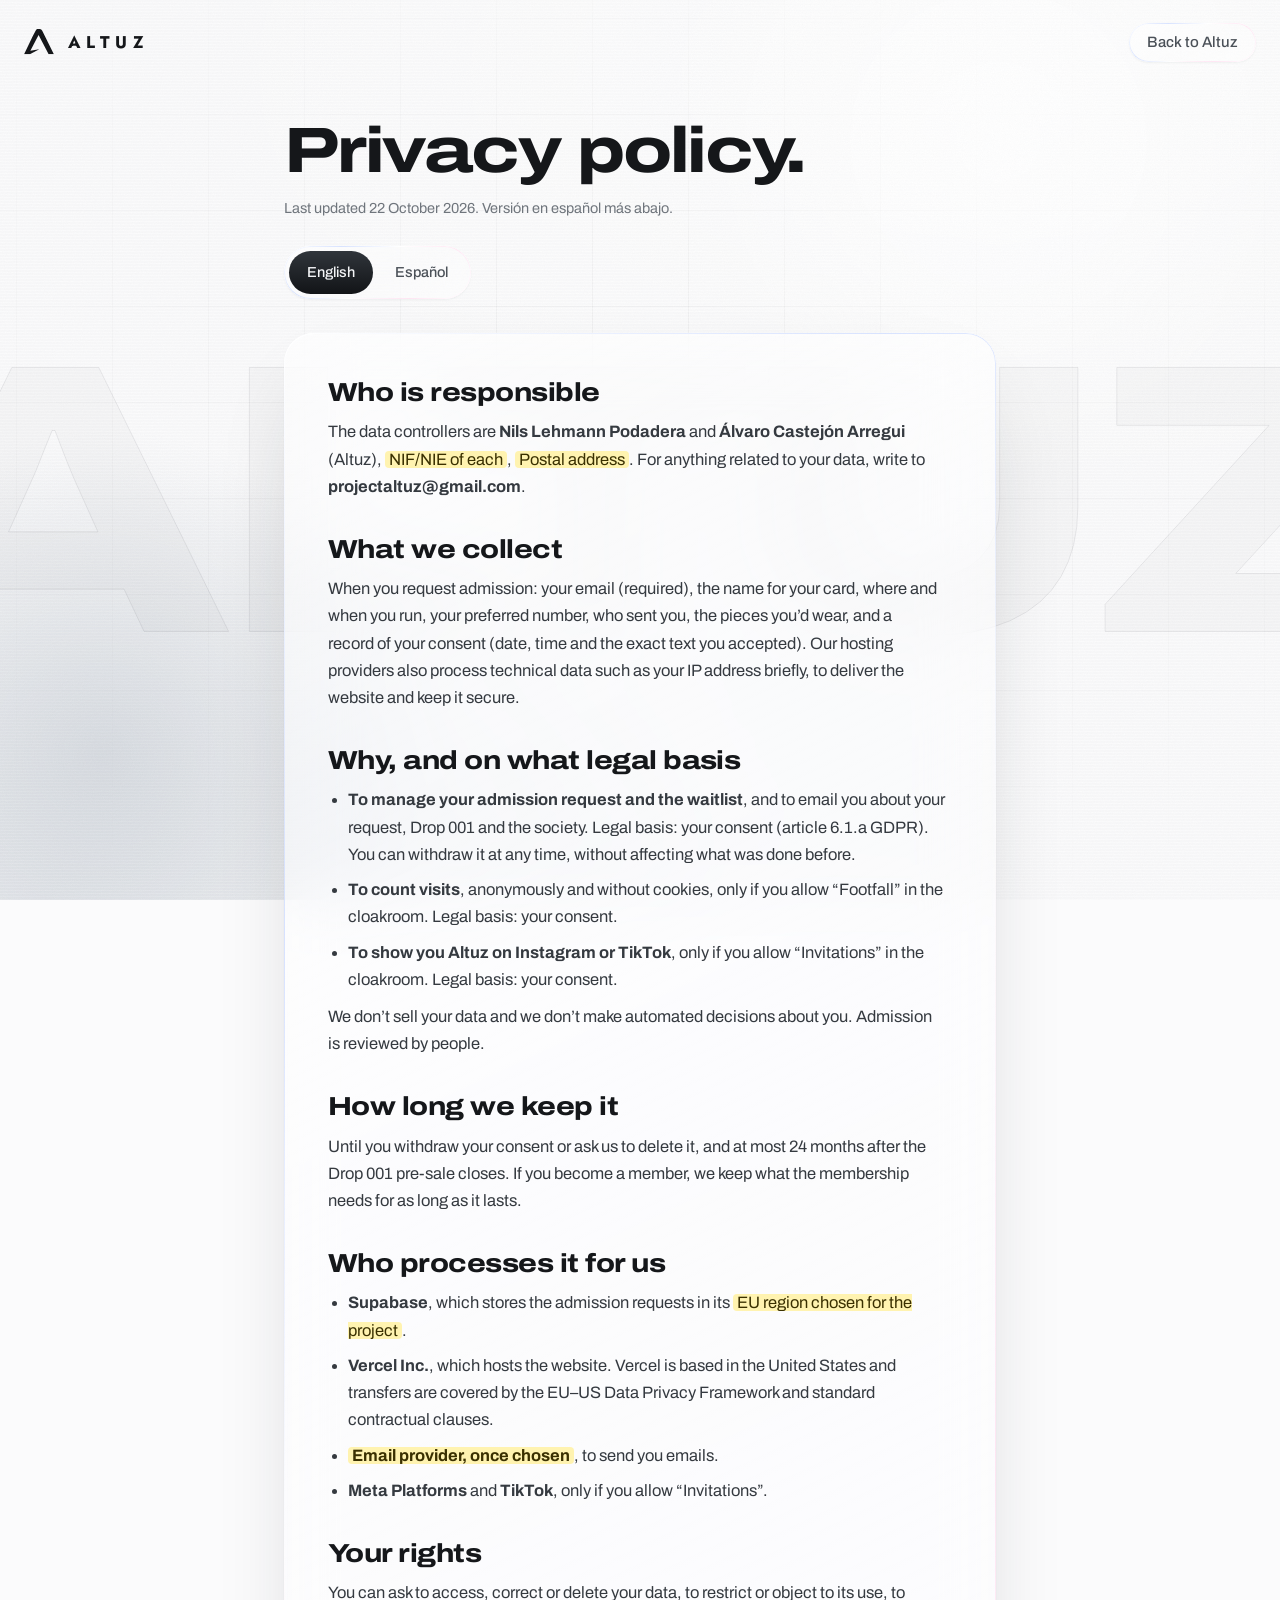
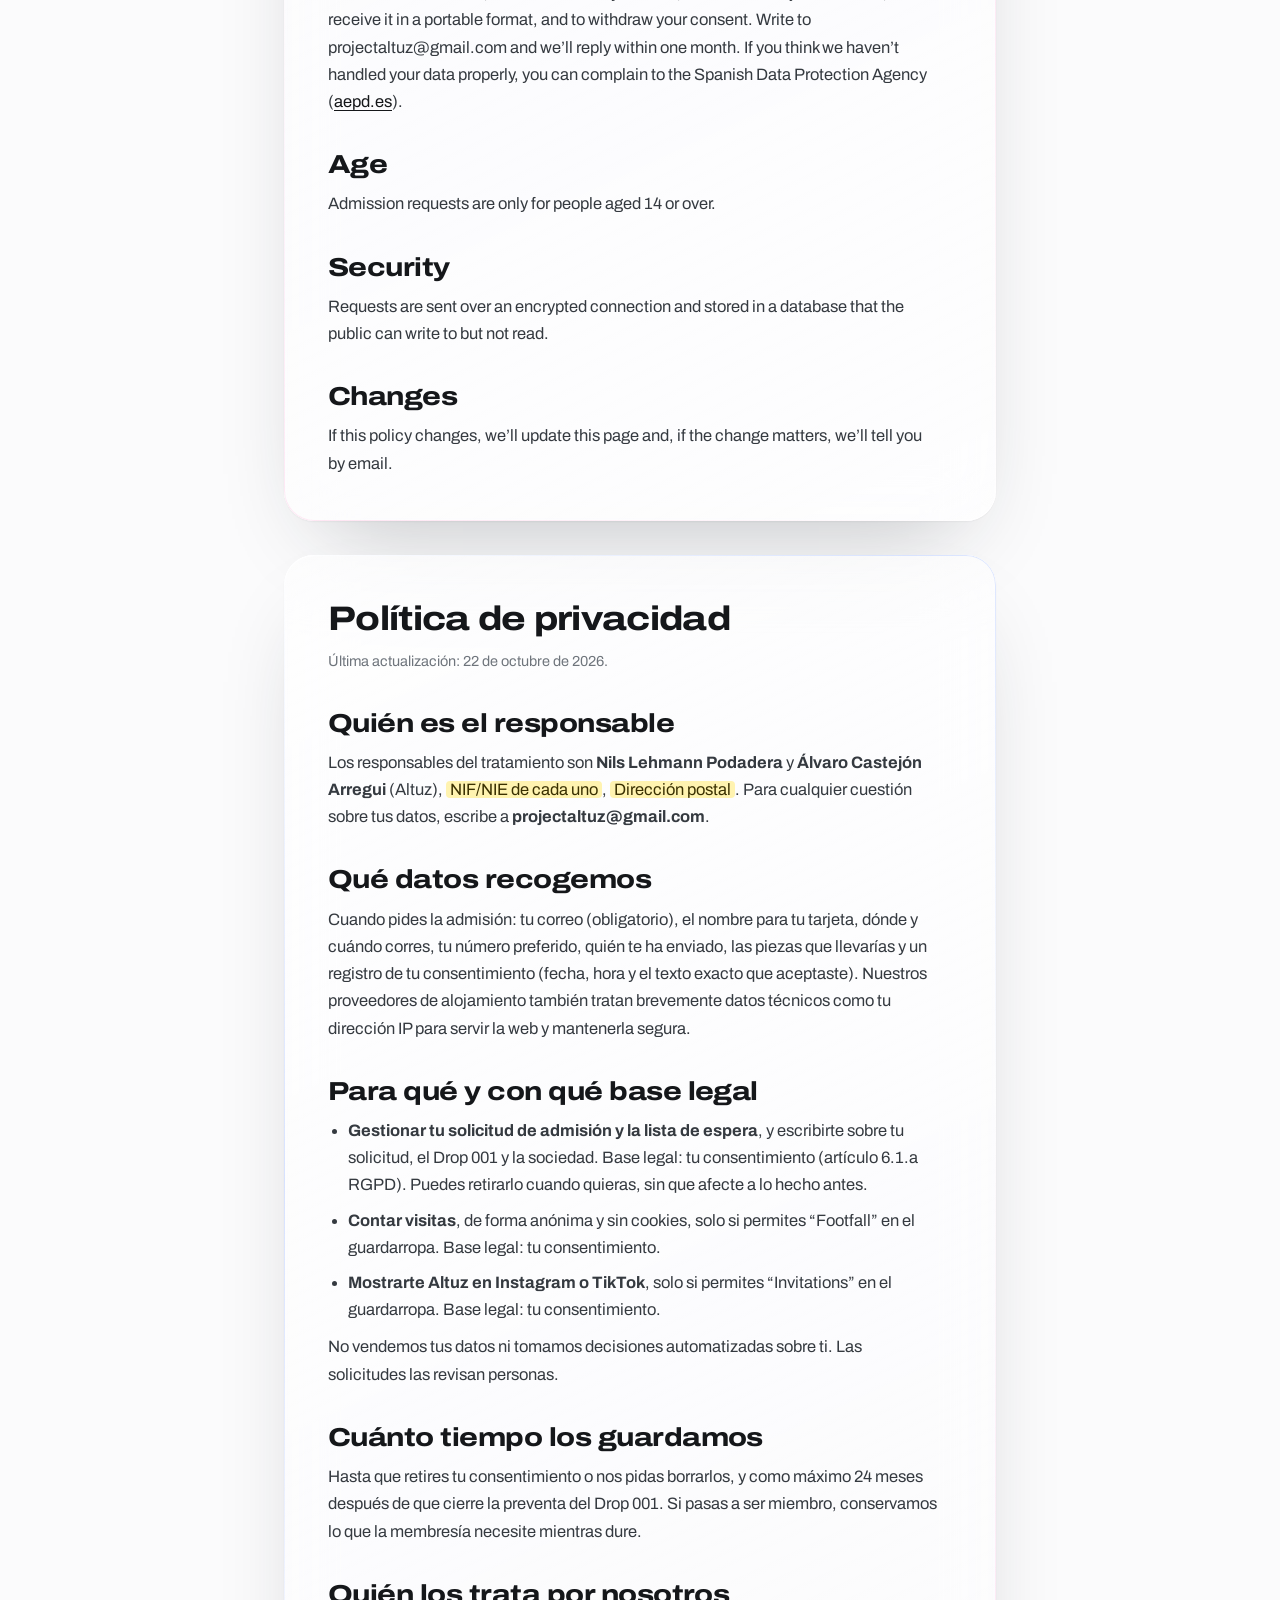
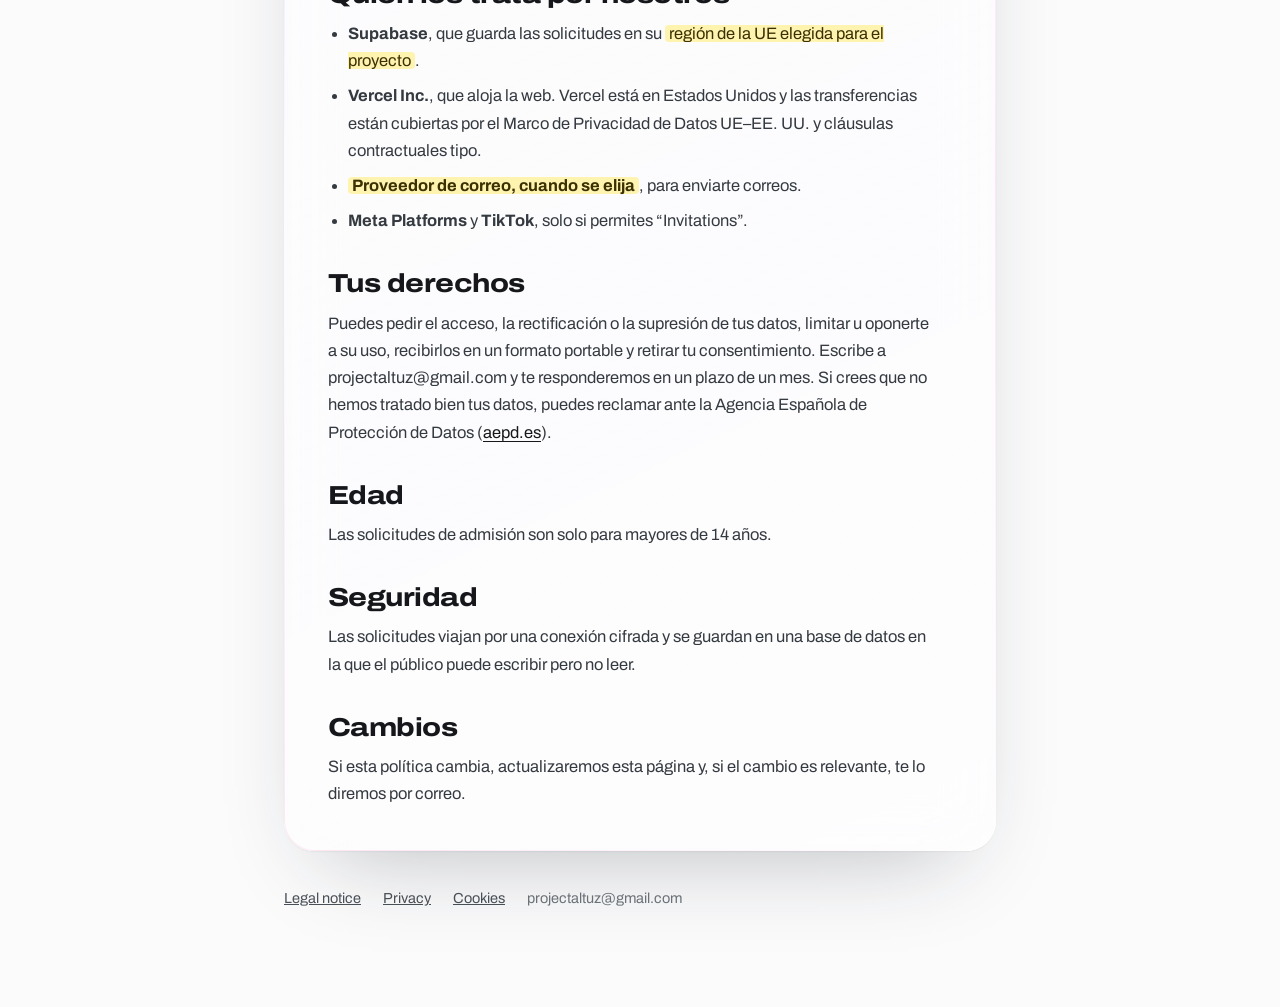
<file: privacy.html>
<!doctype html>
<html lang="en">
<head>
<meta charset="utf-8">
<meta name="viewport" content="width=device-width,initial-scale=1,viewport-fit=cover">
<title>Privacy policy | Altuz</title>
<meta name="description" content="What Altuz keeps about you, why, for how long, and how to change it.">
<link rel="canonical" href="https://altuz-ten.vercel.app/privacy">
<meta name="theme-color" content="#fbfbfc">
<meta name="color-scheme" content="light">
<link rel="icon" href="/assets/img/favicon.svg" type="image/svg+xml">
<link rel="icon" href="/assets/img/favicon-32.png" sizes="32x32" type="image/png">
<link rel="apple-touch-icon" href="/assets/img/apple-touch-icon.png">
<link rel="manifest" href="/site.webmanifest">
<meta property="og:type" content="website">
<meta property="og:site_name" content="Altuz">
<meta property="og:title" content="Privacy policy | Altuz">
<meta property="og:description" content="What Altuz keeps about you, why, for how long, and how to change it.">
<meta property="og:url" content="https://altuz-ten.vercel.app/privacy">
<meta property="og:image" content="https://altuz-ten.vercel.app/assets/img/og.jpg">
<meta property="og:image:width" content="1200">
<meta property="og:image:height" content="630">
<meta name="twitter:card" content="summary_large_image">
<meta name="twitter:title" content="Privacy policy | Altuz">
<meta name="twitter:description" content="What Altuz keeps about you, why, for how long, and how to change it.">
<meta name="twitter:image" content="https://altuz-ten.vercel.app/assets/img/og.jpg">
<link rel="preload" href="/assets/fonts/archivo-latin.woff2" as="font" type="font/woff2" crossorigin>
<link rel="stylesheet" href="/assets/css/site.css?v=1">
<link rel="stylesheet" href="/assets/css/future.css?v=1">
<link rel="stylesheet" href="/assets/css/legal.css?v=1">
</head>
<body>
<svg width="0" height="0" style="position:absolute" aria-hidden="true" focusable="false"><symbol id="logo" viewBox="0 0 100 84"><path d="M44 0L53 0Q58 1 60.8 6L99.6 83.9L82.2 83.9L48.6 19.6L21.2 72.6L51 67.9L19.5 84L0.3 84L29.4 23.6L39.2 5.2Q41 1 44 0Z"/></symbol></svg>
<div class="bg" aria-hidden="true"><div class="brushed"></div><div class="orb o1"></div><div class="orb o2"></div><div class="grain"></div></div>
<header class="top"><div class="top-in"><a class="brand" href="/" aria-label="Altuz, home"><svg class="logo" aria-hidden="true"><use href="#logo"/></svg><span>ALTUZ</span></a><a class="backlink glass" href="/">Back to Altuz</a></div></header>
<main class="lp">
  <h1 class="x-wide">Privacy policy.</h1>
  <p class="upd">Last updated 22 October 2026. <span lang="es">Versión en español más abajo.</span></p>
  <nav class="lang glass" aria-label="Language"><a href="#en" aria-current="true">English</a><a href="#es" aria-current="false">Español</a></nav>
  <article class="doc glass" id="en">
<h2>Who is responsible</h2>
<p>The data controllers are <b>Nils Lehmann Podadera</b> and <b>Álvaro Castejón Arregui</b> (Altuz), <mark>NIF/NIE of each</mark>, <mark>Postal address</mark>. For anything related to your data, write to <b>projectaltuz@gmail.com</b>.</p>
<h2>What we collect</h2>
<p>When you request admission: your email (required), the name for your card, where and when you run, your preferred number, who sent you, the pieces you’d wear, and a record of your consent (date, time and the exact text you accepted). Our hosting providers also process technical data such as your IP address briefly, to deliver the website and keep it secure.</p>
<h2>Why, and on what legal basis</h2>
<ul>
<li><b>To manage your admission request and the waitlist</b>, and to email you about your request, Drop 001 and the society. Legal basis: your consent (article 6.1.a GDPR). You can withdraw it at any time, without affecting what was done before.</li>
<li><b>To count visits</b>, anonymously and without cookies, only if you allow “Footfall” in the cloakroom. Legal basis: your consent.</li>
<li><b>To show you Altuz on Instagram or TikTok</b>, only if you allow “Invitations” in the cloakroom. Legal basis: your consent.</li>
</ul>
<p>We don’t sell your data and we don’t make automated decisions about you. Admission is reviewed by people.</p>
<h2>How long we keep it</h2>
<p>Until you withdraw your consent or ask us to delete it, and at most 24 months after the Drop 001 pre-sale closes. If you become a member, we keep what the membership needs for as long as it lasts.</p>
<h2>Who processes it for us</h2>
<ul>
<li><b>Supabase</b>, which stores the admission requests in its <mark>EU region chosen for the project</mark>.</li>
<li><b>Vercel Inc.</b>, which hosts the website. Vercel is based in the United States and transfers are covered by the EU–US Data Privacy Framework and standard contractual clauses.</li>
<li><b><mark>Email provider, once chosen</mark></b>, to send you emails.</li>
<li><b>Meta Platforms</b> and <b>TikTok</b>, only if you allow “Invitations”.</li>
</ul>
<h2>Your rights</h2>
<p>You can ask to access, correct or delete your data, to restrict or object to its use, to receive it in a portable format, and to withdraw your consent. Write to projectaltuz@gmail.com and we’ll reply within one month. If you think we haven’t handled your data properly, you can complain to the Spanish Data Protection Agency (<a href="https://www.aepd.es" rel="noopener">aepd.es</a>).</p>
<h2>Age</h2>
<p>Admission requests are only for people aged 14 or over.</p>
<h2>Security</h2>
<p>Requests are sent over an encrypted connection and stored in a database that the public can write to but not read.</p>
<h2>Changes</h2>
<p>If this policy changes, we’ll update this page and, if the change matters, we’ll tell you by email.</p>
</article>
  <article class="doc glass" id="es" lang="es"><h2 style="margin-top:0;font-size:clamp(26px,3vw,34px)">Política de privacidad</h2><p class="upd" style="margin:0 0 24px">Última actualización: 22 de octubre de 2026.</p>
<h2>Quién es el responsable</h2>
<p>Los responsables del tratamiento son <b>Nils Lehmann Podadera</b> y <b>Álvaro Castejón Arregui</b> (Altuz), <mark>NIF/NIE de cada uno</mark>, <mark>Dirección postal</mark>. Para cualquier cuestión sobre tus datos, escribe a <b>projectaltuz@gmail.com</b>.</p>
<h2>Qué datos recogemos</h2>
<p>Cuando pides la admisión: tu correo (obligatorio), el nombre para tu tarjeta, dónde y cuándo corres, tu número preferido, quién te ha enviado, las piezas que llevarías y un registro de tu consentimiento (fecha, hora y el texto exacto que aceptaste). Nuestros proveedores de alojamiento también tratan brevemente datos técnicos como tu dirección IP para servir la web y mantenerla segura.</p>
<h2>Para qué y con qué base legal</h2>
<ul>
<li><b>Gestionar tu solicitud de admisión y la lista de espera</b>, y escribirte sobre tu solicitud, el Drop 001 y la sociedad. Base legal: tu consentimiento (artículo 6.1.a RGPD). Puedes retirarlo cuando quieras, sin que afecte a lo hecho antes.</li>
<li><b>Contar visitas</b>, de forma anónima y sin cookies, solo si permites “Footfall” en el guardarropa. Base legal: tu consentimiento.</li>
<li><b>Mostrarte Altuz en Instagram o TikTok</b>, solo si permites “Invitations” en el guardarropa. Base legal: tu consentimiento.</li>
</ul>
<p>No vendemos tus datos ni tomamos decisiones automatizadas sobre ti. Las solicitudes las revisan personas.</p>
<h2>Cuánto tiempo los guardamos</h2>
<p>Hasta que retires tu consentimiento o nos pidas borrarlos, y como máximo 24 meses después de que cierre la preventa del Drop 001. Si pasas a ser miembro, conservamos lo que la membresía necesite mientras dure.</p>
<h2>Quién los trata por nosotros</h2>
<ul>
<li><b>Supabase</b>, que guarda las solicitudes en su <mark>región de la UE elegida para el proyecto</mark>.</li>
<li><b>Vercel Inc.</b>, que aloja la web. Vercel está en Estados Unidos y las transferencias están cubiertas por el Marco de Privacidad de Datos UE–EE. UU. y cláusulas contractuales tipo.</li>
<li><b><mark>Proveedor de correo, cuando se elija</mark></b>, para enviarte correos.</li>
<li><b>Meta Platforms</b> y <b>TikTok</b>, solo si permites “Invitations”.</li>
</ul>
<h2>Tus derechos</h2>
<p>Puedes pedir el acceso, la rectificación o la supresión de tus datos, limitar u oponerte a su uso, recibirlos en un formato portable y retirar tu consentimiento. Escribe a projectaltuz@gmail.com y te responderemos en un plazo de un mes. Si crees que no hemos tratado bien tus datos, puedes reclamar ante la Agencia Española de Protección de Datos (<a href="https://www.aepd.es" rel="noopener">aepd.es</a>).</p>
<h2>Edad</h2>
<p>Las solicitudes de admisión son solo para mayores de 14 años.</p>
<h2>Seguridad</h2>
<p>Las solicitudes viajan por una conexión cifrada y se guardan en una base de datos en la que el público puede escribir pero no leer.</p>
<h2>Cambios</h2>
<p>Si esta política cambia, actualizaremos esta página y, si el cambio es relevante, te lo diremos por correo.</p>
</article>
  <div class="lfoot"><a href="/legal">Legal notice</a><a href="/privacy">Privacy</a><a href="/cookies">Cookies</a><span>projectaltuz@gmail.com</span></div>
</main>
</body>
</html>
</file>
<file: assets/css/site.css>
@font-face{font-family:'Archivo';font-style:normal;font-weight:100 900;font-stretch:62.5% 125%;font-display:swap;src:url(/assets/fonts/archivo-latin.woff2) format('woff2');unicode-range:U+0000-00FF,U+0131,U+0152-0153,U+02BB-02BC,U+02C6,U+02DA,U+02DC,U+0304,U+0308,U+0329,U+2000-206F,U+20AC,U+2122,U+2191,U+2193,U+2212,U+2215,U+FEFF,U+FFFD}
@font-face{font-family:'Archivo';font-style:normal;font-weight:100 900;font-stretch:62.5% 125%;font-display:swap;src:url(/assets/fonts/archivo-latin-ext.woff2) format('woff2');unicode-range:U+0100-02BA,U+02BD-02C5,U+02C7-02CC,U+02CE-02D7,U+02DD-02FF,U+0304,U+0308,U+0329,U+1D00-1DBF,U+1E00-1E9F,U+1EF2-1EFF,U+2020,U+20A0-20AB,U+20AD-20C0,U+2113,U+2C60-2C7F,U+A720-A7FF}
@font-face{font-family:'Jost';font-style:normal;font-weight:100 900;font-display:swap;src:url(/assets/fonts/jost-latin.woff2) format('woff2')}
html,body{margin:0}
[hidden]{display:none!important}
/* A private members' club in brushed platinum. The one loud thing is the membership card:
   reflective silver that answers to the light, with the society's rules printed on its back.
   Everything else is quiet graphite type on satin metal and frosted white glass. */
:root{
  --satin:#e8eaec;      /* page: brushed platinum */
  --pearl:#f7f8f9;      /* highlights */
  --graphite:#15171a;   /* ink */
  --steel:#4b5158;      /* secondary ink */
  --mist:#6f757c;       /* tertiary ink */
  --chrome:#c8ccd1;     /* hairlines, silver */
  --line:rgba(21,23,26,.1);
  --display:'Archivo','Helvetica Neue',Arial,sans-serif;
  --mark:'Jost','Futura','Century Gothic',sans-serif;
  --ease:cubic-bezier(.22,1,.36,1);
  --soft:cubic-bezier(.76,0,.16,1);
  color-scheme:light;
}
*{box-sizing:border-box}
html.intro-on,html.intro-on body{overflow:hidden}
body{background:var(--satin);color:var(--graphite);font:400 17px/1.6 var(--display);font-variation-settings:"wdth" 100;min-height:100svh;overflow-x:hidden;-webkit-font-smoothing:antialiased}
body::before{content:"";position:fixed;inset:0 0 auto;height:env(safe-area-inset-top,0px);z-index:45;background:var(--satin)}
a{color:inherit}
p{margin:0}
:focus-visible{outline:2px solid var(--graphite);outline-offset:4px;border-radius:8px}
::selection{background:var(--graphite);color:var(--pearl)}
.x-wide{font-family:var(--display);font-variation-settings:"wdth" 125;font-weight:760;letter-spacing:-.035em;line-height:.98;text-wrap:balance;margin:0;color:var(--graphite)}
.logo{display:block;aspect-ratio:100/84;fill:currentColor;height:auto}
.chrome{background:linear-gradient(180deg,#5b6168 0%,#a9afb6 34%,#1c1f23 52%,#6c727a 70%,#2d3136 100%);-webkit-background-clip:text;background-clip:text;color:transparent;-webkit-text-fill-color:transparent}

/* ---------- glass, light version ---------- */
.glass{position:relative;background:linear-gradient(155deg,rgba(255,255,255,.74),rgba(255,255,255,.42) 58%,rgba(255,255,255,.6));-webkit-backdrop-filter:blur(28px) saturate(150%);backdrop-filter:blur(28px) saturate(150%);
  box-shadow:0 30px 70px -32px rgba(26,32,40,.32),0 2px 8px -3px rgba(26,32,40,.1),inset 0 1px 0 rgba(255,255,255,.95)}
.glass::before{content:"";position:absolute;inset:0;border-radius:inherit;padding:1px;pointer-events:none;
  background:linear-gradient(150deg,rgba(255,255,255,1),rgba(255,255,255,.25) 40%,rgba(150,158,168,.28) 70%,rgba(255,255,255,.8));
  -webkit-mask:linear-gradient(#000 0 0) content-box,linear-gradient(#000 0 0);-webkit-mask-composite:xor;mask-composite:exclude}
@supports not ((backdrop-filter:blur(1px)) or (-webkit-backdrop-filter:blur(1px))){.glass{background:rgba(246,247,248,.97)}}

/* ---------- background: satin platinum, brushed, specular bloom ---------- */
.bg{position:fixed;inset:0;z-index:0;overflow:hidden;pointer-events:none;
  background:radial-gradient(110% 80% at 72% 18%,#fbfbfc 0%,rgba(251,251,252,0) 60%),radial-gradient(90% 70% at 6% 96%,#d5d9dd 0%,rgba(213,217,221,0) 70%),var(--satin)}
.brushed{position:absolute;inset:0;opacity:.55;background:repeating-linear-gradient(0deg,rgba(255,255,255,.5) 0 1px,rgba(30,36,44,.022) 1px 3px)}
.orb{position:absolute;border-radius:50%;will-change:transform}
.o1{width:64vmax;height:64vmax;left:46%;top:-30%;background:radial-gradient(circle,rgba(255,255,255,.85),rgba(255,255,255,0) 62%);animation:d1 48s ease-in-out infinite alternate}
.o2{width:56vmax;height:56vmax;left:-20%;top:44%;background:radial-gradient(circle,rgba(176,184,194,.38),rgba(176,184,194,0) 64%);animation:d2 60s ease-in-out infinite alternate}
@keyframes d1{to{transform:translate3d(-12vw,12vh,0)}}
@keyframes d2{to{transform:translate3d(16vw,-12vh,0)}}
.halo{position:absolute;left:0;top:0;width:760px;height:760px;margin:-380px 0 0 -380px;border-radius:50%;background:radial-gradient(circle,rgba(255,255,255,.75),rgba(255,255,255,0) 58%);opacity:0;transition:opacity 1.6s var(--ease);will-change:transform}
.halo.on{opacity:1}
.grain{position:absolute;inset:0;opacity:.05;background:url("data:image/svg+xml,%3Csvg xmlns='http://www.w3.org/2000/svg' width='180' height='180'%3E%3Cfilter id='n'%3E%3CfeTurbulence type='fractalNoise' baseFrequency='.9' numOctaves='2' stitchTiles='stitch'/%3E%3CfeColorMatrix values='0 0 0 0 .1 0 0 0 0 .12 0 0 0 0 .14 0 0 0 .6 0'/%3E%3C/filter%3E%3Crect width='100%25' height='100%25' filter='url(%23n)'/%3E%3C/svg%3E")}

/* ---------- intro: headlights at night ----------
   A giant ALTUZ sits in the dark. It is never lit as a whole: only what the moving beams touch
   flares back, the way retroreflective tape does. Then the light opens the page. */
.intro{display:none;position:fixed;inset:0;z-index:100;overflow:hidden;background:radial-gradient(120% 90% at 50% 42%,#17191c 0%,#0b0c0e 58%,#050607 100%);color:#e8ecf0}
html.intro-on .intro{display:block;animation:autoHide .6s 14s forwards}
@keyframes autoHide{to{opacity:0;visibility:hidden;pointer-events:none}}
.intro.gone{display:none!important}
.intro::before{content:"";position:absolute;inset:0;background:repeating-linear-gradient(0deg,rgba(255,255,255,.016) 0 1px,rgba(0,0,0,0) 1px 3px);pointer-events:none}
.igrain{position:absolute;inset:0;opacity:.09;pointer-events:none;background:url("data:image/svg+xml,%3Csvg xmlns='http://www.w3.org/2000/svg' width='180' height='180'%3E%3Cfilter id='n'%3E%3CfeTurbulence type='fractalNoise' baseFrequency='.9' numOctaves='2' stitchTiles='stitch'/%3E%3CfeColorMatrix values='0 0 0 0 1 0 0 0 0 1 0 0 0 0 1 0 0 0 .5 0'/%3E%3C/filter%3E%3Crect width='100%25' height='100%25' filter='url(%23n)'/%3E%3C/svg%3E")}
.iwrap{position:absolute;inset:0;pointer-events:none;-webkit-mask-image:linear-gradient(transparent,transparent);mask-image:linear-gradient(transparent,transparent);will-change:mask-image}
.iword{position:absolute;left:50%;top:50%;transform:translate(-50%,-50%);font:800 34vw/.8 var(--display);font-variation-settings:"wdth" 125;letter-spacing:-.045em;white-space:nowrap;
  background:url("data:image/svg+xml,%3Csvg xmlns='http://www.w3.org/2000/svg' width='10' height='8.66'%3E%3Cpath d='M0 0L5 8.66L10 0Z' fill='%23fff' fill-opacity='.9'/%3E%3Cpath d='M5 8.66L10 0L10 8.66Z' fill='%23000' fill-opacity='.28'/%3E%3C/svg%3E") 0 0/8px 6.93px,
    linear-gradient(180deg,#ffffff 0%,#e3e7eb 36%,#9ba2aa 55%,#f1f3f6 72%,#c3c9cf 100%);
  -webkit-background-clip:text;background-clip:text;color:transparent;-webkit-text-fill-color:transparent}
.bloom{filter:blur(18px);opacity:.7}
.bloom .iword{background:#f4f7fa;-webkit-background-clip:text;background-clip:text}
@media(orientation:portrait){.iword{font-size:47vw}}
.cone{position:absolute;left:0;top:0;width:10px;height:90vmax;margin-top:-45vmax;transform-origin:0 50%;pointer-events:none;mix-blend-mode:screen;opacity:0;will-change:transform,opacity;
  background:linear-gradient(90deg,rgba(255,255,255,0) 0%,rgba(225,232,240,.03) 40%,rgba(240,244,248,.085) 100%);
  -webkit-mask-image:conic-gradient(from 73deg at 0% 50%,transparent 0deg,#000 9deg,#000 25deg,transparent 34deg,transparent 360deg);mask-image:conic-gradient(from 73deg at 0% 50%,transparent 0deg,#000 9deg,#000 25deg,transparent 34deg,transparent 360deg)}
.spot{position:absolute;left:0;top:0;width:10px;height:10px;border-radius:50%;pointer-events:none;mix-blend-mode:screen;opacity:0;will-change:transform,opacity;
  background:radial-gradient(closest-side,rgba(226,233,241,.16),rgba(226,233,241,.05) 55%,rgba(226,233,241,0))}
.ibar{position:absolute;left:50%;bottom:calc(98px + env(safe-area-inset-bottom,0px));width:128px;height:1px;margin-left:-64px;background:rgba(255,255,255,.14);overflow:hidden}
.ibar i{position:absolute;inset:0;background:#e9edf1;transform-origin:left center;transform:scaleX(0)}
.skip{position:absolute;z-index:3;left:0;right:0;margin-inline:auto;width:max-content;bottom:calc(36px + env(safe-area-inset-bottom,0px));background:transparent;border:1px solid rgba(255,255,255,.26);color:#e8ecf0;border-radius:999px;padding:12px 26px;font:500 15px/1 var(--display);cursor:pointer;opacity:0;transition:opacity 1.2s var(--ease) .8s,background .8s var(--ease),color .8s var(--ease)}
.intro.run .skip{opacity:1}
.skip:hover{background:#f3f4f6;color:var(--graphite)}
.intro.reveal{pointer-events:none}
.intro.reveal .skip,.intro.reveal .ibar{opacity:0;transition:opacity .5s var(--ease)}

/* ---------- header ---------- */
.top{position:fixed;top:env(safe-area-inset-top,0px);left:0;right:0;z-index:30;padding-left:max(24px,env(safe-area-inset-left,0px));padding-right:max(24px,env(safe-area-inset-right,0px))}
.top-in{max-width:1232px;margin-inline:auto;display:flex;align-items:center;justify-content:space-between;height:84px}
.brand{display:flex;align-items:center;gap:14px;text-decoration:none;color:var(--graphite)}
.brand .logo{width:30px}
.brand span{font:700 17px/1 var(--mark);letter-spacing:.32em}
.sm{display:none}
@media(max-width:560px){.lg{display:none}.sm{display:inline}.top-in{height:68px}.brand span{font-size:15px}.brand .logo{width:26px}}

/* ---------- buttons ---------- */
.dark{position:relative;border:0;border-radius:999px;padding:16px 28px;background:linear-gradient(180deg,#30353b,#121417);color:#f3f4f6;font:600 16px/1 var(--display);cursor:pointer;white-space:nowrap;
  box-shadow:0 16px 34px -16px rgba(18,20,23,.6),inset 0 1px 0 rgba(255,255,255,.16),inset 0 -1px 0 rgba(0,0,0,.4);transition:transform .9s var(--ease),box-shadow .9s var(--ease)}
.dark:hover{transform:translateY(-1px);box-shadow:0 22px 44px -16px rgba(18,20,23,.7),inset 0 1px 0 rgba(255,255,255,.16),inset 0 -1px 0 rgba(0,0,0,.4)}
.dark[disabled]{opacity:.6;cursor:default;transform:none}
.dark.small{padding:13px 22px;font-size:15px}
.link{background:none;border:0;padding:0 0 3px;border-bottom:1.5px solid rgba(21,23,26,.25);color:var(--steel);font:500 15px/1.4 var(--display);cursor:pointer;text-decoration:none;transition:color .9s var(--ease),border-color .9s var(--ease)}
.link:hover{color:var(--graphite);border-color:var(--graphite)}

/* ---------- hero ---------- */
.hero{position:relative;z-index:2;min-height:100svh;max-width:1280px;margin-inline:auto;display:grid;grid-template-columns:minmax(0,1fr) minmax(0,1fr);align-items:center;gap:40px;
  padding-top:calc(96px + env(safe-area-inset-top,0px));padding-bottom:148px;padding-left:max(24px,env(safe-area-inset-left,0px));padding-right:max(24px,env(safe-area-inset-right,0px))}
.copy{max-width:580px;min-width:0}
.hero h1{font-size:clamp(40px,4.9vw,76px)}
.lede{margin-top:24px;max-width:42ch;font-size:clamp(16.5px,1.35vw,19px);color:var(--steel)}
.capture{margin-top:32px;display:flex;align-items:center;gap:8px;padding:7px 7px 7px 24px;border-radius:999px;max-width:520px;transition:box-shadow .9s var(--ease)}
.capture:focus-within{box-shadow:0 30px 70px -32px rgba(26,32,40,.32),inset 0 1px 0 rgba(255,255,255,.95),0 0 0 2px rgba(21,23,26,.55)}
.capture label{position:absolute;width:1px;height:1px;overflow:hidden;clip:rect(0 0 0 0)}
.capture input{flex:1;min-width:0;background:transparent;border:0;outline:0;color:var(--graphite);font:400 17px/1.3 var(--display);padding:12px 0}
.capture input::placeholder{color:#8b9096}
.cap-err{min-height:1.5em;margin-top:10px;padding-left:24px;font-size:14.5px;color:#9b2c22}
.meta{display:flex;align-items:center;gap:12px;margin-top:4px;color:var(--mist);font-size:14.5px}
.meta .logo{width:22px;color:var(--graphite);flex:none}

/* ---------- the card ---------- */
.cardzone{display:grid;justify-items:center;gap:20px;perspective:1600px;min-width:0}
.card{position:relative;display:block;width:min(470px,100%);perspective:1500px;aspect-ratio:1.586;border:0;padding:0;background:none;cursor:pointer;border-radius:24px;container-type:inline-size;-webkit-tap-highlight-color:transparent}
.card:focus-visible{outline-offset:8px;border-radius:26px}
.tilt{position:absolute;inset:0;transform-style:preserve-3d;transform:rotateX(var(--rx,0deg)) rotateY(var(--ry,0deg));will-change:transform}
.flip{position:absolute;inset:0;transform-style:preserve-3d;transition:transform 1.5s cubic-bezier(.2,.8,.2,1)}
.card[aria-pressed="true"] .flip{transform:rotateY(180deg)}
.face{position:absolute;inset:0;display:block;border-radius:24px;overflow:hidden;-webkit-backface-visibility:hidden;backface-visibility:hidden}
.front{color:#2a2e33;
  background:repeating-linear-gradient(90deg,rgba(255,255,255,.12) 0 1px,rgba(20,24,30,.03) 1px 2px),
    linear-gradient(125deg,#c5cad0 0%,#f3f4f6 22%,#aab0b7 46%,#eceef0 64%,#b7bdc4 82%,#e0e3e6 100%);
  box-shadow:0 46px 80px -34px rgba(20,25,32,.5),0 14px 28px -14px rgba(20,25,32,.32),inset 0 1px 0 rgba(255,255,255,.95),inset 0 0 0 1px rgba(255,255,255,.4)}
.sheen{position:absolute;inset:0;pointer-events:none;
  background:radial-gradient(circle at var(--lx,72%) var(--ly,28%),rgba(255,255,255,.95) 0,rgba(255,255,255,.35) 14%,rgba(255,255,255,0) 36%),
    linear-gradient(112deg,rgba(255,255,255,0) calc(var(--lx,72%) - 22%),rgba(255,255,255,.55) var(--lx,72%),rgba(255,255,255,0) calc(var(--lx,72%) + 22%))}
.prism{position:absolute;inset:0;pointer-events:none;opacity:.8;mix-blend-mode:overlay;
  background-image:url("data:image/svg+xml,%3Csvg xmlns='http://www.w3.org/2000/svg' width='10' height='8.66'%3E%3Cpath d='M0 0L5 8.66L10 0Z' fill='%23fff'/%3E%3Cpath d='M5 8.66L10 0L10 8.66Z' fill='%23000' fill-opacity='.35'/%3E%3Cpath d='M0 0L0 8.66L5 8.66Z' fill='%23000' fill-opacity='.2'/%3E%3C/svg%3E");background-size:7px 6.06px;
  -webkit-mask-image:radial-gradient(circle at var(--lx,72%) var(--ly,28%),#000 0,rgba(0,0,0,.35) 22%,rgba(0,0,0,0) 48%);mask-image:radial-gradient(circle at var(--lx,72%) var(--ly,28%),#000 0,rgba(0,0,0,.35) 22%,rgba(0,0,0,0) 48%)}
.band{position:absolute;left:0;right:0;top:61%;height:11%;
  background:radial-gradient(60% 300% at var(--lx,72%) 50%,rgba(255,255,255,1),rgba(255,255,255,0) 70%),
    url("data:image/svg+xml,%3Csvg xmlns='http://www.w3.org/2000/svg' width='10' height='8.66'%3E%3Cpath d='M0 0L5 8.66L10 0Z' fill='%23fff'/%3E%3Cpath d='M5 8.66L10 0L10 8.66Z' fill='%23000' fill-opacity='.25'/%3E%3C/svg%3E") 0 0/5px 4.33px,
    linear-gradient(90deg,#b9bfc5,#dfe2e5 50%,#aeb4ba);
  box-shadow:inset 0 1px 0 rgba(255,255,255,.7),inset 0 -1px 0 rgba(20,24,30,.18)}
.eng{color:#2a2e33;text-shadow:0 1px 0 rgba(255,255,255,.75),0 -1px 0 rgba(0,0,0,.14)}
.c-top{position:absolute;left:6.5%;right:6.5%;top:8%;display:flex;align-items:center;gap:3cqw}
.c-logo{width:7.2cqw;filter:drop-shadow(0 1px 0 rgba(255,255,255,.8))}
.c-word{font:700 3.6cqw/1 var(--mark);letter-spacing:.34em}
.c-no{margin-left:auto;font:600 3.1cqw/1 var(--display);letter-spacing:.04em;font-variant-numeric:tabular-nums}
.c-big{position:absolute;left:6%;top:24%;font:800 19cqw/1 var(--display);font-variation-settings:"wdth" 125;letter-spacing:-.05em;font-variant-numeric:tabular-nums lining-nums;
  background:linear-gradient(180deg,#6a7077 0%,#1e2125 55%,#4a5056 100%);-webkit-background-clip:text;background-clip:text;color:transparent;-webkit-text-fill-color:transparent;filter:drop-shadow(0 1px 0 rgba(255,255,255,.8))}
.c-bot{position:absolute;left:6.5%;right:6.5%;bottom:8%;display:flex;justify-content:space-between;align-items:flex-end;gap:4cqw}
.c-bot span{display:grid;gap:1.2cqw;min-width:0}
.c-bot .r{text-align:right}
.c-bot small{font:500 2.3cqw/1 var(--display);letter-spacing:.16em;text-transform:uppercase;color:#4b5158}
.c-bot b{font:700 3.9cqw/1.05 var(--display);font-variation-settings:"wdth" 112;letter-spacing:-.01em;white-space:nowrap;overflow:hidden;text-overflow:ellipsis}
.back{transform:rotateY(180deg);color:#d9dde2;
  background:repeating-linear-gradient(90deg,rgba(255,255,255,.035) 0 1px,rgba(0,0,0,.05) 1px 2px),linear-gradient(125deg,#2b2f35 0%,#40454c 38%,#24272c 70%,#363b41 100%);
  box-shadow:0 46px 80px -34px rgba(20,25,32,.5),inset 0 1px 0 rgba(255,255,255,.14)}
.stripe{position:absolute;left:0;right:0;top:10%;height:17%;background:linear-gradient(180deg,#0d0e10,#1a1c1f)}
.back canvas{position:absolute;left:3%;top:31%;width:44%;height:63%;display:block}
.sig{position:absolute;right:6%;top:36%;width:46%;display:grid;gap:1.4cqw}
.sig small,.fine small{font:500 2.2cqw/1 var(--display);letter-spacing:.16em;text-transform:uppercase;color:#9aa0a7}
.sig b{display:block;padding:2.2cqw 3cqw;border-radius:1.4cqw;background:repeating-linear-gradient(135deg,#e9ebed 0 2px,#dcdfe2 2px 4px);color:#2a2e33;font:600 3.6cqw/1.1 var(--display);white-space:nowrap;overflow:hidden;text-overflow:ellipsis}
.fine{position:absolute;right:6%;bottom:8%;width:46%;font:400 2.35cqw/1.45 var(--display);color:#aab0b7}
.card-cap{font-size:14px;color:var(--mist);text-align:center}

@media(max-width:820px){
  .hero{grid-template-columns:1fr;align-content:end;gap:10px;padding-top:calc(72px + env(safe-area-inset-top,0px));padding-bottom:104px}
  .cardzone{order:-1}
  .card{width:min(330px,84vw)}
  .card-cap{display:none}
  .hero h1{font-size:clamp(34px,10vw,52px)}
  .lede{margin-top:16px;font-size:16px}
  .capture{margin-top:20px;padding-left:20px}
  .cap-err{padding-left:20px}
}

/* ---------- reveal after the curtain ---------- */
.js .rv{opacity:0;transform:translate3d(0,22px,0);transition:opacity 1.8s var(--ease),transform 1.8s var(--ease);transition-delay:var(--d,0s)}
html.site-in .rv{opacity:1;transform:none}

/* ---------- ticker behind the dock ---------- */
.ticker{position:fixed;left:0;right:0;z-index:3;bottom:calc(52px + env(safe-area-inset-bottom,0px));transform:translateY(50%);overflow:hidden;pointer-events:none;
  -webkit-mask-image:linear-gradient(90deg,transparent,#000 14%,#000 86%,transparent);mask-image:linear-gradient(90deg,transparent,#000 14%,#000 86%,transparent)}
.track{display:flex;width:max-content;animation:slide 100s linear infinite;font:800 clamp(52px,7.6vw,118px)/1.12 var(--display);font-variation-settings:"wdth" 125;letter-spacing:-.04em;white-space:nowrap;color:rgba(21,23,26,.07)}
.set{display:flex;align-items:center;gap:clamp(34px,4.4vw,64px);padding-right:clamp(34px,4.4vw,64px)}
.set .logo{width:clamp(32px,4vw,56px);color:rgba(21,23,26,.1);flex:none}
@keyframes slide{to{transform:translateX(-50%)}}
@media(max-width:820px){.ticker{bottom:calc(43px + env(safe-area-inset-bottom,0px))}}

/* ---------- dock ---------- */
.dock{position:fixed;z-index:42;left:0;right:0;margin-inline:auto;width:max-content;max-width:calc(100% - 24px);bottom:calc(22px + env(safe-area-inset-bottom,0px));display:flex;gap:2px;padding:6px;border-radius:999px}
.js .dock{opacity:0;transform:translate3d(0,24px,0);transition:opacity 1.6s var(--ease) .5s,transform 1.6s var(--ease) .5s}
html.site-in .dock{opacity:1;transform:none}
.dock button{position:relative;border:0;background:transparent;color:var(--steel);font:500 15px/1 var(--display);padding:14px 20px;border-radius:999px;cursor:pointer;white-space:nowrap;transition:background .9s var(--ease),color .9s var(--ease)}
.dock button:hover{color:var(--graphite);background:rgba(255,255,255,.55)}
.dock button[aria-expanded="true"]{color:#f3f4f6;background:linear-gradient(180deg,#30353b,#121417);box-shadow:inset 0 1px 0 rgba(255,255,255,.16)}
@media(max-width:820px){.dock{left:max(10px,env(safe-area-inset-left,0px));right:max(10px,env(safe-area-inset-right,0px));width:auto;max-width:none;bottom:calc(14px + env(safe-area-inset-bottom,0px))}.dock button{flex:1 1 0;min-width:0;padding:15px 4px;font-size:13px}}

/* ---------- sheets ---------- */
.scrim{position:fixed;inset:0;z-index:38;background:rgba(226,229,232,.55);-webkit-backdrop-filter:blur(3px);backdrop-filter:blur(3px);opacity:0;visibility:hidden;transition:opacity .9s var(--ease),visibility 0s linear .9s}
@media(max-width:820px){body.sheet-open .scrim{opacity:1;visibility:visible;transition:opacity .9s var(--ease),visibility 0s}}
.sheet{position:fixed;z-index:40;display:flex;flex-direction:column;
  left:max(24px,env(safe-area-inset-left,0px),calc((100vw - 1232px) / 2));top:calc(96px + env(safe-area-inset-top,0px));bottom:calc(108px + env(safe-area-inset-bottom,0px));width:min(580px,calc(100vw - 48px));
  border-radius:34px;opacity:0;visibility:hidden;transform:translate3d(-30px,0,0) scale(.985);
  transition:opacity .8s var(--ease),transform 1.1s var(--ease),visibility 0s linear 1.1s}
.sheet.open{opacity:1;visibility:visible;transform:none;transition:opacity .8s var(--ease),transform 1.1s var(--ease),visibility 0s}
.sheet.glass{background:linear-gradient(155deg,rgba(255,255,255,.9),rgba(250,251,252,.78) 60%,rgba(255,255,255,.86))}
@media(max-width:820px){.sheet{left:max(10px,env(safe-area-inset-left,0px));right:max(10px,env(safe-area-inset-right,0px));width:auto;top:calc(70px + env(safe-area-inset-top,0px));bottom:calc(86px + env(safe-area-inset-bottom,0px));border-radius:28px;transform:translate3d(0,26px,0) scale(.99)}}
.sheet-top{display:flex;align-items:center;justify-content:space-between;padding:20px 20px 0 clamp(22px,3vw,38px);flex:none}
.sheet-top .logo{width:24px;color:var(--graphite)}
.x{position:relative;width:44px;height:44px;border-radius:50%;border:0;background:rgba(21,23,26,.06);cursor:pointer;transition:background .8s var(--ease)}
.x:hover{background:rgba(21,23,26,.12)}
.x::before,.x::after{content:"";position:absolute;left:14px;right:14px;top:21px;height:1.6px;border-radius:2px;background:var(--graphite);transform:rotate(45deg)}
.x::after{transform:rotate(-45deg)}
.sheet-body{flex:1;min-height:0;overflow-y:auto;overscroll-behavior:contain;padding:14px clamp(22px,3vw,38px) 38px;scrollbar-width:thin;scrollbar-color:rgba(21,23,26,.2) transparent}
.sheet h2{font-size:clamp(30px,2.9vw,42px)}
.sheet h2:focus{outline:none}
.sheet .p{margin-top:14px;color:var(--steel);max-width:50ch}
.pi{opacity:0;transform:translate3d(0,14px,0);transition:opacity 1s var(--ease),transform 1.1s var(--ease);transition-delay:calc(var(--i,0) * 70ms + 120ms)}
.sheet.open .pi{opacity:1;transform:none}
.panel-row{border-radius:20px;padding:18px 20px;background:rgba(255,255,255,.55);box-shadow:inset 0 0 0 1px rgba(21,23,26,.07),0 1px 0 rgba(255,255,255,.9)}

/* privileges */
.privs{margin-top:24px;display:grid;grid-template-columns:1fr 1fr;gap:10px}
.priv h3{margin:0 0 4px;font:700 17px/1.2 var(--display);font-variation-settings:"wdth" 112;letter-spacing:-.01em}
.priv p{font-size:14.5px;line-height:1.5;color:var(--steel)}
@media(max-width:560px){.privs{grid-template-columns:1fr}}
.ranks-h{margin:28px 0 10px;font-size:14px;font-weight:600;color:var(--mist)}
.ranks{display:grid;grid-template-columns:repeat(3,minmax(0,1fr));gap:10px}
.rank{border-radius:18px;padding:16px;background:linear-gradient(160deg,#f6f7f8,#dfe2e5);box-shadow:inset 0 1px 0 #fff,inset 0 0 0 1px rgba(21,23,26,.08)}
.rank b{display:block;font:760 18px/1.1 var(--display);font-variation-settings:"wdth" 125;letter-spacing:-.02em}
.rank span{display:block;margin-top:6px;font-size:13.5px;line-height:1.45;color:var(--steel)}
@media(max-width:560px){.ranks{grid-template-columns:1fr}}

/* code */
.pairs{margin-top:24px}
.pair{padding:16px 0;border-top:1px solid var(--line);display:grid;gap:4px}
.pair:last-child{border-bottom:1px solid var(--line)}
.out{color:#8b9096;font-size:15px}
.out span{position:relative}
.out span::after{content:"";position:absolute;left:0;right:0;top:55%;height:1.5px;background:#8b9096;transform:scaleX(0);transform-origin:left;transition:transform 1.6s var(--ease)}
.sheet.open .out span::after{transform:scaleX(1);transition-delay:calc(var(--i,0) * 70ms + 700ms)}
.inn{font:740 clamp(19px,1.8vw,23px)/1.2 var(--display);font-variation-settings:"wdth" 118;letter-spacing:-.02em;color:var(--graphite)}
.rules-h{margin:28px 0 6px;font-size:14px;font-weight:600;color:var(--mist)}
.rules{list-style:none;margin:0;padding:0}
.rules li{padding:11px 0;border-top:1px solid var(--line);font-size:16.5px;color:var(--graphite)}
.rules li:last-child{border-bottom:1px solid var(--line)}
.founders{margin-top:30px}
.founders-h{margin:0 0 10px;font-size:14px;font-weight:600;color:var(--mist)}
.f-list{display:grid;grid-template-columns:1fr 1fr;gap:10px}
.founder{position:relative;overflow:hidden;border-radius:18px;padding:16px 18px 15px;color:#2a2e33;
  background:repeating-linear-gradient(90deg,rgba(255,255,255,.12) 0 1px,rgba(20,24,30,.03) 1px 2px),linear-gradient(125deg,#cfd3d8 0%,#f4f5f7 30%,#b9bfc5 58%,#eceef0 80%,#c9ced3 100%);
  box-shadow:0 14px 30px -20px rgba(20,25,32,.45),inset 0 1px 0 rgba(255,255,255,.95),inset 0 0 0 1px rgba(255,255,255,.4)}
.founder b{display:block;font:760 16.5px/1.2 var(--display);font-variation-settings:"wdth" 116;letter-spacing:-.015em;text-shadow:0 1px 0 rgba(255,255,255,.75)}
.founder span{display:block;margin-top:8px;font:600 10.5px/1 var(--display);letter-spacing:.18em;text-transform:uppercase;color:#4b5158}
@media(max-width:560px){.f-list{grid-template-columns:1fr}}
.contact{margin-top:26px;display:flex;flex-wrap:wrap;justify-content:space-between;gap:12px 20px;font-size:14.5px;color:var(--mist)}

/* light */
.tiles{display:grid;grid-template-columns:repeat(3,minmax(0,1fr));gap:12px;margin-top:24px}
.tile{margin:0}
.art{position:relative;border-radius:20px;overflow:hidden;background:#0b0a08;box-shadow:0 18px 40px -24px rgba(20,25,32,.6),inset 0 0 0 1px rgba(255,255,255,.06)}
.art::after{content:"";position:absolute;inset:0;pointer-events:none;background:radial-gradient(120% 100% at 50% 45%,rgba(0,0,0,0) 52%,rgba(0,0,0,.6))}
.frag{display:block;width:100%;height:auto;aspect-ratio:4/5}
.tile figcaption{margin-top:10px;font-size:13.5px;line-height:1.4;color:var(--mist)}
.light-row{display:flex;flex-wrap:wrap;align-items:center;gap:14px 20px;margin-top:22px}
.light-row p{font-size:14px;color:var(--mist);max-width:34ch}
.frag .fab{fill:#161616;stroke:#3a3a3a;stroke-width:1.2;stroke-linejoin:round;vector-effect:non-scaling-stroke}
.frag .ins{fill:#0a0a0a;stroke:#3a3a3a;stroke-width:1;vector-effect:non-scaling-stroke}
.frag .ln{fill:none;stroke:#3a3a3a;stroke-width:1;stroke-linecap:round;vector-effect:non-scaling-stroke}
.frag .dash{stroke-dasharray:2 5}
.frag .lab{fill:#eceef0}
.frag .labt{fill:#15171a;font-family:var(--mark);font-weight:600}
.frag .pr{fill:#f1f4f9}
.frag .s0{stop-color:#fff}.frag .s1{stop-color:#d9d9d9}.frag .s2{stop-color:#5c5c5c}.frag .s3{stop-color:#2a2a2a}
.drop{margin-top:22px;display:grid;gap:4px}
.drop b{font:740 17px/1.3 var(--display);font-variation-settings:"wdth" 112}
.drop span{font-size:14.5px;color:var(--steel)}

/* number */
.odo-row{display:flex;flex-wrap:wrap;align-items:flex-end;justify-content:space-between;gap:16px 24px;margin-top:20px}
.odo{display:flex;align-items:baseline;gap:10px}
.odo .big{font:800 clamp(72px,7vw,104px)/.86 var(--display);font-variation-settings:"wdth" 125;letter-spacing:-.05em;font-variant-numeric:tabular-nums lining-nums}
.odo .of{font:600 clamp(18px,1.6vw,24px)/1 var(--display);color:var(--mist)}
.reg{display:grid;grid-template-columns:auto auto;gap:6px 22px}
.reg .k{font-size:13px;color:var(--mist)}
.reg .v{font-size:14px;font-weight:600;text-align:right;font-variant-numeric:tabular-nums}
@media(min-width:1101px){.reg{display:none}}
.pick{display:grid;grid-template-columns:repeat(10,minmax(0,1fr));gap:5px;margin-top:22px}
.pick button{aspect-ratio:1;display:grid;place-items:center;border:0;border-radius:10px;background:rgba(255,255,255,.6);color:var(--steel);font:600 12.5px/1 var(--display);font-variant-numeric:tabular-nums;cursor:pointer;padding:0;box-shadow:inset 0 0 0 1px rgba(21,23,26,.08);transition:background .9s var(--ease),color .9s var(--ease),box-shadow .9s var(--ease)}
.pick button:hover{color:var(--graphite);box-shadow:inset 0 0 0 1.5px rgba(21,23,26,.3)}
.pick button[aria-checked="true"]{background:linear-gradient(180deg,#3a3f46,#15171a);color:#f3f4f6;box-shadow:0 8px 20px -8px rgba(18,20,23,.6)}
.num-foot{display:flex;flex-wrap:wrap;align-items:center;gap:14px 20px;margin-top:20px}
.num-foot p{font-size:13.5px;color:var(--mist);max-width:34ch}
@media(max-width:560px){.pick{gap:4px}.pick button{font-size:11px;border-radius:8px}}

/* admission */
form{display:grid;gap:16px;margin-top:22px}
.field{display:grid;gap:7px;min-width:0}
.field label,.field legend{font-size:14px;font-weight:500;color:var(--steel);padding:0}
.field input[type=email],.field input[type=text],.field input[type=number],.field select{width:100%;background:rgba(255,255,255,.75);border:0;border-radius:14px;box-shadow:inset 0 0 0 1px rgba(21,23,26,.13);color:var(--graphite);font:400 16.5px/1.4 var(--display);padding:13px 15px;transition:box-shadow .9s var(--ease);-webkit-appearance:none;appearance:none}
.field select{background-image:linear-gradient(45deg,transparent 50%,var(--steel) 50%),linear-gradient(135deg,var(--steel) 50%,transparent 50%);background-position:calc(100% - 22px) 50%,calc(100% - 16px) 50%;background-size:6px 6px;background-repeat:no-repeat;padding-right:40px}
.field input:focus,.field select:focus{outline:0;box-shadow:inset 0 0 0 2px var(--graphite)}
.field input::placeholder{color:#9a9fa5}
.row2{display:grid;grid-template-columns:1fr 1fr;gap:14px}
@media(max-width:560px){.row2{grid-template-columns:1fr}}
fieldset{border:0;margin:0;padding:0;min-width:0}
.chips{display:flex;flex-wrap:wrap;gap:8px;margin-top:8px}
.chips label{position:relative;cursor:pointer}
.chips input{position:absolute;opacity:0;inset:0;margin:0;cursor:pointer}
.chips span{display:block;padding:11px 18px;border-radius:999px;background:rgba(255,255,255,.6);box-shadow:inset 0 0 0 1px rgba(21,23,26,.14);font-size:14.5px;font-weight:500;color:var(--steel);transition:background .9s var(--ease),color .9s var(--ease),box-shadow .9s var(--ease)}
.chips input:checked + span{background:linear-gradient(180deg,#30353b,#121417);color:#f3f4f6;box-shadow:none}
.chips input:focus-visible + span{outline:2px solid var(--graphite);outline-offset:3px}
.consent{display:grid;grid-template-columns:auto 1fr;gap:12px;align-items:start;font-size:14px;color:var(--steel);line-height:1.5}
.consent input{appearance:none;-webkit-appearance:none;width:22px;height:22px;margin:1px 0 0;border-radius:7px;box-shadow:inset 0 0 0 1.5px var(--steel);background:rgba(255,255,255,.6);cursor:pointer;display:grid;place-content:center;transition:background .8s var(--ease)}
.consent input:checked{background:var(--graphite);box-shadow:none}
.consent input:checked::after{content:"";width:10px;height:5px;border-left:2px solid #fff;border-bottom:2px solid #fff;transform:rotate(-45deg) translate(1px,-1px)}
.legal{font-size:12.5px;color:var(--mist);line-height:1.55}
.err{min-height:1.4em;font-size:14.5px;color:#9b2c22}
.done{display:grid;gap:14px;margin-top:4px}
.done .num{font:800 clamp(72px,8vw,112px)/.9 var(--display);font-variation-settings:"wdth" 125;letter-spacing:-.05em;font-variant-numeric:tabular-nums lining-nums}

@media(prefers-reduced-motion:reduce){
  *{transition-duration:.01ms!important;transition-delay:0s!important;animation:none!important}
  .js .rv,.js .dock{opacity:1;transform:none}
  .out span::after{transform:scaleX(1)}
}

/* ---------- header: legal ---------- */
.top-right{display:flex;align-items:center;gap:18px}
.hlink{background:none;border:0;padding:6px 2px;color:var(--steel);font:500 15px/1 var(--display);cursor:pointer;transition:color .9s var(--ease)}
.hlink:hover,.hlink[aria-expanded="true"]{color:var(--graphite)}
.pop{position:fixed;z-index:46;top:calc(76px + env(safe-area-inset-top,0px));right:max(24px,env(safe-area-inset-right,0px),calc((100vw - 1232px) / 2));width:250px;border-radius:22px;padding:10px;display:grid;gap:2px;
  opacity:0;visibility:hidden;transform:translate3d(0,-8px,0);transition:opacity .6s var(--ease),transform .8s var(--ease),visibility 0s linear .8s}
.pop.open{opacity:1;visibility:visible;transform:none;transition:opacity .6s var(--ease),transform .8s var(--ease),visibility 0s}
.pop a,.pop button{display:block;width:100%;text-align:left;padding:12px 14px;border-radius:14px;border:0;background:none;color:var(--graphite);font:500 15px/1.2 var(--display);text-decoration:none;cursor:pointer;transition:background .6s var(--ease)}
.pop a:hover,.pop button:hover{background:rgba(255,255,255,.7)}
.pop small{display:block;margin-top:3px;font-size:12.5px;color:var(--mist)}
@media(max-width:560px){.top-right{gap:12px}.hlink{font-size:14px}.pop{top:calc(62px + env(safe-area-inset-top,0px));right:max(10px,env(safe-area-inset-right,0px))}}
.legal a,.consent a{color:inherit;text-underline-offset:3px}
.hp{position:absolute!important;left:-9999px!important;width:1px;height:1px;overflow:hidden}

/* ---------- the cloakroom ticket: cookie consent ---------- */
.ticket{position:fixed;z-index:44;right:max(24px,env(safe-area-inset-right,0px),calc((100vw - 1232px) / 2));bottom:calc(104px + env(safe-area-inset-bottom,0px));width:min(470px,calc(100vw - 48px));
  display:grid;grid-template-columns:76px 1fr;border-radius:20px;color:#2a2e33;
  background:repeating-linear-gradient(90deg,rgba(255,255,255,.12) 0 1px,rgba(20,24,30,.03) 1px 2px),linear-gradient(125deg,#cdd2d7 0%,#f4f5f7 26%,#b4bac1 52%,#eef0f2 72%,#c3c8ce 100%);
  box-shadow:0 34px 70px -30px rgba(20,25,32,.5),0 10px 24px -12px rgba(20,25,32,.3),inset 0 1px 0 rgba(255,255,255,.95),inset 0 0 0 1px rgba(255,255,255,.45);
  opacity:0;visibility:hidden;transform:translate3d(0,40px,0) rotate(1.5deg);transform-origin:80% 100%;
  transition:opacity .9s var(--ease),transform 1.3s var(--ease),visibility 0s linear 1.3s}
.ticket.show{opacity:1;visibility:visible;transform:none;transition:opacity .9s var(--ease),transform 1.3s var(--ease),visibility 0s}
.ticket.leave{opacity:0;transform:translate3d(30px,60px,0) rotate(6deg);transition:opacity .9s var(--ease) .55s,transform 1.4s var(--soft) .45s}
.ticket::before{content:"";position:absolute;inset:0;border-radius:inherit;pointer-events:none;
  background:radial-gradient(circle at var(--tx,70%) var(--ty,20%),rgba(255,255,255,.9),rgba(255,255,255,0) 40%)}
.t-stub{position:relative;display:flex;flex-direction:column;align-items:center;justify-content:space-between;padding:18px 0;border-right:1.5px dashed rgba(40,46,54,.28)}
.t-stub::before,.t-stub::after{content:"";position:absolute;right:-11px;width:20px;height:20px;border-radius:50%;background:var(--satin);box-shadow:inset 0 1px 2px rgba(20,25,32,.25)}
.t-stub::before{top:-10px}.t-stub::after{bottom:-10px}
.t-lab{writing-mode:vertical-rl;transform:rotate(180deg);font:700 12px/1 var(--mark);letter-spacing:.34em;color:#4b5158}
.t-no{font:800 22px/1 var(--display);font-variation-settings:"wdth" 125;letter-spacing:-.04em;font-variant-numeric:tabular-nums;text-shadow:0 1px 0 rgba(255,255,255,.75)}
.t-no small{display:block;font:600 10px/1 var(--display);letter-spacing:.14em;color:#5b6168;margin-bottom:4px;text-align:center}
.t-hole{position:absolute;left:50%;top:50%;width:18px;height:18px;margin:-9px 0 0 -9px;border-radius:50%;background:var(--satin);box-shadow:inset 0 2px 3px rgba(20,25,32,.35);transform:scale(0);transition:transform .5s cubic-bezier(.3,1.6,.5,1)}
.ticket.punched .t-hole{transform:scale(1)}
.t-main{position:relative;padding:20px 22px 20px 20px;display:grid;gap:10px;min-width:0}
.t-h{font:760 20px/1.15 var(--display);font-variation-settings:"wdth" 118;letter-spacing:-.02em;margin:0;color:var(--graphite)}
.t-p{font-size:14px;line-height:1.5;color:#3f454c;margin:0}
.t-p a{color:inherit;text-underline-offset:3px}
.t-opts{display:grid;gap:6px;margin:2px 0}
.t-opt{display:grid;grid-template-columns:1fr auto;gap:2px 14px;align-items:center;padding:10px 12px;border-radius:14px;background:rgba(255,255,255,.45);box-shadow:inset 0 0 0 1px rgba(21,23,26,.08)}
.t-opt b{font:650 14.5px/1.2 var(--display)}
.t-opt span{grid-column:1;font-size:12.5px;line-height:1.4;color:#50565d}
.t-opt .sw{grid-row:1 / span 2;grid-column:2}
.sw{appearance:none;-webkit-appearance:none;position:relative;width:44px;height:26px;margin:0;border-radius:999px;background:rgba(21,23,26,.18);cursor:pointer;transition:background .6s var(--ease)}
.sw::after{content:"";position:absolute;left:3px;top:3px;width:20px;height:20px;border-radius:50%;background:#fff;box-shadow:0 2px 5px rgba(0,0,0,.25);transition:transform .6s var(--ease)}
.sw:checked{background:var(--graphite)}
.sw:checked::after{transform:translateX(18px)}
.sw:disabled{opacity:.55;cursor:default}
.t-actions{display:flex;flex-wrap:wrap;align-items:center;gap:8px 10px;margin-top:2px}
.t-actions .dark{padding:12px 18px;font-size:14px}
.t-actions .link{font-size:14px;margin-left:4px}
@media(max-width:820px){.ticket{left:max(10px,env(safe-area-inset-left,0px));right:max(10px,env(safe-area-inset-right,0px));width:auto;bottom:calc(84px + env(safe-area-inset-bottom,0px));grid-template-columns:58px 1fr}
  .t-main{padding:16px 16px 16px 16px}.t-h{font-size:17.5px}.t-p{font-size:13.5px}.t-no{font-size:18px}}
@media(prefers-reduced-motion:reduce){.ticket,.ticket.show,.ticket.leave{transition:none!important}}
noscript p{position:fixed;left:16px;right:16px;bottom:16px;z-index:200;margin:0;padding:14px 18px;border-radius:16px;background:#15171a;color:#f3f4f6;font:500 14px/1.5 Arial,sans-serif}

/* ================================================================
   Phones and tablets. The card stays the hero: centred, large, still answering to the light,
   with the copy set underneath. Short screens and landscape get their own compact versions.
   ================================================================ */
@media(max-width:820px){
  .hero{display:flex;flex-direction:column;justify-content:center;gap:0;min-height:100svh;
    padding-top:calc(78px + env(safe-area-inset-top,0px));padding-bottom:calc(116px + env(safe-area-inset-bottom,0px))}
  .cardzone{order:-1;gap:12px;margin-bottom:clamp(22px,4.2svh,40px)}
  .card{width:min(88vw,420px,calc((100svh - 545px) * 1.586))}
  .card-cap{display:block;font-size:12.5px;letter-spacing:.01em}
  .copy{max-width:none;width:100%}
  .hero h1{font-size:clamp(36px,10.4vw,56px)}
  .lede{margin-top:14px;font-size:clamp(15.5px,4.1vw,17px);line-height:1.55;max-width:38ch}
  .capture{margin-top:22px;max-width:none}
  .meta{margin-top:0;font-size:13.5px;line-height:1.45}
  .scrim{background:rgba(226,229,232,.6)}
  /* the cloakroom ticket, compact, sitting where the dock was */
  .ticket{bottom:calc(12px + env(safe-area-inset-bottom,0px));grid-template-columns:52px 1fr;border-radius:18px}
  .t-stub{padding:14px 0}
  .t-stub::before,.t-stub::after{width:16px;height:16px;right:-9px}
  .t-stub::before{top:-8px}.t-stub::after{bottom:-8px}
  .t-no{font-size:16px}.t-no small{font-size:9px}
  .t-lab{font-size:10px;letter-spacing:.3em}
  .t-main{padding:14px 14px 14px 14px;gap:8px}
  .t-h{font-size:16.5px}
  .t-p{font-size:13px;line-height:1.45}
  .t-opt{padding:9px 10px}
  .t-actions{gap:8px}
  .t-actions .dark{padding:11px 15px;font-size:13.5px}
  .t-actions .link{font-size:13.5px}
  body:has(.ticket.show) .dock,body:has(.ticket.show) .ticker{opacity:0;pointer-events:none;transform:translate3d(0,24px,0)}
}
/* short phones (SE, mini, browsers with big toolbars) */
@media(max-width:820px) and (max-height:860px){
  .hero{padding-top:calc(70px + env(safe-area-inset-top,0px));padding-bottom:calc(98px + env(safe-area-inset-bottom,0px))}
  .cardzone{margin-bottom:18px;gap:8px}
  .card{width:min(84vw,420px,calc((100svh - 490px) * 1.586))}
  .card-cap{display:none}
  .hero h1{font-size:clamp(32px,9.4vw,44px)}
  .lede{margin-top:10px;font-size:15px;line-height:1.5}
  .capture{margin-top:16px;padding:6px 6px 6px 18px}
  .capture input{padding:10px 0;font-size:16px}
  .capture .dark{padding:13px 22px}
  .cap-err{min-height:0;margin-top:6px}
  .cap-err:empty{display:none}
  .meta{display:none}
}
/* tablets held upright */
@media(min-width:561px) and (max-width:820px) and (orientation:portrait){
  .copy{width:min(100%,600px);margin-inline:auto}
  .cardzone{margin-bottom:clamp(36px,5svh,56px)}
  .card{width:min(460px,72vw)}
  .hero h1{font-size:clamp(46px,8vw,66px)}
  .lede{font-size:18px}
  .dock{left:0;right:0;width:max-content;max-width:calc(100% - 48px)}
  .dock button{flex:none;padding:14px 22px;font-size:15px}
  .sheet{left:0;right:0;margin-inline:auto;width:min(620px,calc(100vw - 48px))}
  .ticket{left:auto;right:24px;width:min(470px,calc(100vw - 48px))}
}
/* phones on their side */
@media(orientation:landscape) and (max-height:540px){
  .top-in{height:58px}
  .hero{display:grid;grid-template-columns:minmax(0,1.05fr) minmax(0,1fr);gap:clamp(20px,4vw,48px);align-items:center;
    min-height:100svh;padding-top:calc(60px + env(safe-area-inset-top,0px));padding-bottom:calc(70px + env(safe-area-inset-bottom,0px))}
  .copy{width:auto}
  .cardzone{order:0;margin:0;gap:8px}
  .card{width:min(100%,calc((100svh - 150px) * 1.586))}
  .card-cap{display:none}
  .hero h1{font-size:clamp(28px,4.4vw,42px)}
  .lede{margin-top:10px;font-size:14.5px;line-height:1.5;max-width:44ch}
  .capture{margin-top:16px;padding:5px 5px 5px 18px;max-width:440px}
  .capture input{padding:9px 0;font-size:16px}
  .capture .dark{padding:12px 20px;font-size:14.5px}
  .cap-err{min-height:0;margin-top:6px}
  .meta{display:none}
  .ticker{display:none}
  .dock{left:0;right:0;width:max-content;max-width:calc(100% - 24px);bottom:calc(8px + env(safe-area-inset-bottom,0px));padding:4px}
  .dock button{flex:none;padding:11px 16px;font-size:13.5px}
  .scrim{display:block}
  body.sheet-open .scrim{opacity:1;visibility:visible;transition:opacity .9s var(--ease),visibility 0s}
  .sheet{left:max(12px,env(safe-area-inset-left,0px));right:auto;width:min(600px,calc(100vw - 24px));top:calc(62px + env(safe-area-inset-top,0px));bottom:calc(62px + env(safe-area-inset-bottom,0px));border-radius:24px}
  .sheet h2{font-size:28px}
  .ticket{left:auto;right:max(12px,env(safe-area-inset-right,0px));width:min(440px,64vw);bottom:calc(8px + env(safe-area-inset-bottom,0px))}
  .pop{top:calc(54px + env(safe-area-inset-top,0px))}
  .iword{font-size:30vw}
}

/* ---------- running track behind the glass ---------- */
.trackbg{position:absolute;inset:0;width:100%;height:100%;opacity:.95}
.rn{stroke-dasharray:2.2 97.8;stroke-dashoffset:0;animation:lap 15s linear infinite}
.rn-g{opacity:.9}
.rn-t{stroke-dasharray:16 84;opacity:.45;animation-duration:15s;animation-delay:-.45s}
@keyframes lap{to{stroke-dashoffset:-100}}
.cardzone{position:relative}
.chip{position:absolute;display:flex;align-items:center;gap:9px;padding:9px 16px;border-radius:999px;font:560 12.5px/1 var(--display);letter-spacing:.02em;color:var(--steel);white-space:nowrap;pointer-events:none;
  -webkit-backdrop-filter:blur(18px) saturate(170%);backdrop-filter:blur(18px) saturate(170%)}
.chip i{width:7px;height:7px;border-radius:50%;background:var(--graphite);box-shadow:0 0 0 4px rgba(21,23,26,.1);animation:pulse 2.4s ease-in-out infinite}
@keyframes pulse{50%{box-shadow:0 0 0 8px rgba(21,23,26,0)}}
.chip.c1{left:8%;top:-46px;animation:fl1 9s ease-in-out infinite alternate}
.chip.c2{right:6%;bottom:-48px;animation:fl2 11s ease-in-out infinite alternate}
@keyframes fl1{to{transform:translate3d(8px,-12px,0)}}
@keyframes fl2{to{transform:translate3d(-10px,10px,0)}}
@media(max-width:820px){.chip.c2{display:none}.chip.c1{left:2%;top:-14px}}
@media(max-width:820px) and (max-height:800px){.chip{display:none}}
@media(orientation:landscape) and (max-height:540px){.chip{display:none}}
/* more frost: sheets, form and dock let the track show through */
.sheet.glass{background:linear-gradient(155deg,rgba(255,255,255,.7),rgba(246,248,250,.5) 58%,rgba(255,255,255,.62));-webkit-backdrop-filter:blur(34px) saturate(190%);backdrop-filter:blur(34px) saturate(190%)}
.capture.glass,.dock.glass{background:linear-gradient(155deg,rgba(255,255,255,.62),rgba(255,255,255,.3) 58%,rgba(255,255,255,.5));-webkit-backdrop-filter:blur(24px) saturate(190%);backdrop-filter:blur(24px) saturate(190%)}
.panel-row,.founder{-webkit-backdrop-filter:blur(10px) saturate(160%);backdrop-filter:blur(10px) saturate(160%)}
@media(prefers-reduced-motion:reduce){.rn,.chip,.chip i{animation:none!important}.rn{stroke-dasharray:none;opacity:0}}
.pick button.taken{opacity:.32;text-decoration:line-through;cursor:not-allowed}

/* ---------- garments, drawn in the light ---------- */
.gm{position:absolute;width:clamp(120px,13vw,190px);fill:url(#gmf);stroke:rgba(21,23,26,.32);stroke-width:1.6;stroke-linejoin:round;pointer-events:none;opacity:.9;filter:drop-shadow(0 18px 24px rgba(26,32,40,.14))}
.gm .refl{fill:none;stroke:#fff;stroke-width:5;stroke-linecap:round;opacity:.9;stroke-dasharray:60 400;animation:glint 7s ease-in-out infinite}
.gm-tee{left:-8%;top:-12%;transform:rotate(-14deg);z-index:-1}
.gm-short{right:-6%;bottom:6%;width:clamp(100px,10.5vw,150px);transform:rotate(11deg);z-index:-1}
.gm-short .refl{animation-delay:-3s}
@keyframes glint{0%,60%{stroke-dashoffset:140}100%{stroke-dashoffset:-400}}
@media(max-width:820px){.gm{display:none}}
/* ---------- glimpse pill ---------- */
.glimpse{margin-top:18px;display:inline-flex;align-items:center;gap:12px;padding:10px 18px 10px 12px;border-radius:999px;border:0;color:var(--steel);font:560 14px/1 var(--display);cursor:pointer;width:max-content;transition:color .6s var(--ease)}
.glimpse:hover{color:var(--graphite)}
.glimpse i{width:28px;height:28px;border-radius:50%;background:linear-gradient(180deg,#30353b,#121417);position:relative;flex:none}
.glimpse i::after{content:"";position:absolute;left:11px;top:8px;border-left:9px solid #f3f4f6;border-top:6px solid transparent;border-bottom:6px solid transparent}
.glimpse small{font-size:12px;color:var(--mist);letter-spacing:.06em}
/* ---------- the reel: a dark, silent loop ---------- */
.reel{position:relative;container-type:inline-size;aspect-ratio:16/9;max-height:46svh;width:100%;border-radius:22px;overflow:hidden;background:radial-gradient(120% 90% at 30% 20%,#2b3036,#0c0d0f 70%);color:#eef0f2;box-shadow:inset 0 0 0 1px rgba(255,255,255,.12),0 24px 50px -28px rgba(10,12,16,.6)}
.reel .sweep{position:absolute;inset:-20%;background:linear-gradient(100deg,transparent 40%,rgba(255,255,255,.16) 50%,transparent 60%);transform:translate3d(-60%,0,0);animation:none}
.sheet.open .reel .sweep{animation:sweep 5s ease-in-out infinite}
@keyframes sweep{to{transform:translate3d(60%,0,0)}}
.cut{position:absolute;inset:0;display:grid;place-items:center;align-content:center;gap:2cqw;opacity:0;text-align:center}
.sheet.open .cut{animation:cut 15s linear infinite}
.c1{animation-delay:0s!important}.c2{animation-delay:2.5s!important}.c3{animation-delay:5s!important}.c4{animation-delay:7.5s!important}.c5{animation-delay:10s!important}.c6{animation-delay:12.5s!important}
@keyframes cut{0%{opacity:0}2%{opacity:1}14.6%{opacity:1}16.6%,100%{opacity:0}}
.cut .cap{position:absolute;left:0;right:0;bottom:7cqw;font:500 2.4cqw/1.2 var(--display);letter-spacing:.12em;color:#9aa1a9}
.big-a{width:22cqw;color:#dfe3e8;filter:drop-shadow(0 0 3cqw rgba(255,255,255,.55));opacity:.18}
.sheet.open .c1 .big-a,.sheet.open .c6 .big-a{animation:flare 2.5s ease-in-out infinite}
.c6 .big-a{width:13cqw}
@keyframes flare{50%{opacity:1}}
.when{font:760 6cqw/1 var(--display);font-variation-settings:"wdth" 125;letter-spacing:.06em;margin:0}
.ct{margin:0;display:flex;align-items:baseline;gap:2cqw;font-family:var(--display);font-variation-settings:"wdth" 125}
.ct b{font-size:21cqw;font-weight:780;letter-spacing:-.04em;line-height:1;background:linear-gradient(180deg,#8d949b,#fff 45%,#4a5057 60%,#c4c9ce);-webkit-background-clip:text;background-clip:text;color:transparent}
.ct span{font-size:5cqw;color:#7d848c;font-weight:500}
.pulse{width:70cqw;overflow:visible}
.pulse path{fill:none;stroke:#fff;stroke-width:3;stroke-linecap:round;stroke-linejoin:round;stroke-dasharray:1000;stroke-dashoffset:1000;filter:drop-shadow(0 0 6px rgba(255,255,255,.7))}
.sheet.open .c3 .pulse path{animation:draw 2.5s ease-out infinite;animation-delay:5s}
@keyframes draw{to{stroke-dashoffset:0}}
.hem{display:flex;align-items:center;gap:1.4cqw;padding:2.4cqw 3cqw;border:1px solid rgba(255,255,255,.28);border-radius:1.2cqw;background:rgba(255,255,255,.05)}
.hem i{width:4.2cqw;height:5.6cqw;background:#e9ecef;border-radius:.6cqw;opacity:.85;animation:none}
.hem i.w{width:8cqw;background:#3a4047}
.sheet.open .hem i:nth-child(2){animation:blink 1.4s steps(2) infinite}
@keyframes blink{50%{opacity:.15}}
.hem b{font:700 5.2cqw/1 var(--display);color:#fff;margin-left:1cqw}
.trio{display:grid;gap:1.4cqw;margin:0;font:760 4.6cqw/1.1 var(--display);font-variation-settings:"wdth" 120;letter-spacing:-.01em}
.trio span{opacity:0}
.sheet.open .c5 .trio span{animation:line 2.5s linear infinite;animation-delay:10s}
.sheet.open .c5 .trio span:nth-child(2){animation-delay:10.5s}.sheet.open .c5 .trio span:nth-child(3){animation-delay:11s}
@keyframes line{0%{opacity:0}10%,100%{opacity:1}}
.rec{position:absolute;left:2.6cqw;right:2.6cqw;top:2.4cqw;display:flex;justify-content:space-between;font:600 1.9cqw/1 var(--display);letter-spacing:.14em;text-transform:uppercase;color:#aab0b7}
.bar{position:absolute;left:0;right:0;bottom:0;height:.6cqw;background:rgba(255,255,255,.1)}
.bar i{display:block;height:100%;width:0;background:#fff}
.sheet.open .bar i{animation:prog 15s linear infinite}
@keyframes prog{to{width:100%}}
@media(prefers-reduced-motion:reduce){.sheet.open .cut,.sheet.open .reel .sweep,.sheet.open .bar i,.gm .refl{animation:none!important}.c1{opacity:1}.big-a{opacity:1}}
@media(max-width:820px){.glimpse{margin-top:14px;padding:8px 16px 8px 10px;font-size:13.5px}.glimpse i{width:24px;height:24px}.glimpse i::after{left:9px;top:6px;border-left-width:8px;border-top-width:6px;border-bottom-width:6px}}
/* hero call to action: pick the number first, email comes later in the flow */
.capture{justify-content:space-between;padding:7px 7px 7px 26px;max-width:480px}
.cap-hint{font:500 15px/1 var(--display);color:var(--steel);letter-spacing:.02em;white-space:nowrap}
@media(max-width:820px){.capture{max-width:none;padding-left:22px}}
@media(max-width:820px){.chip{display:none}}
#glimpse .reel{margin-top:20px}
@media(max-width:820px) and (max-height:860px){.glimpse{margin-top:10px}}
@media(orientation:landscape) and (max-height:540px){.glimpse{margin-top:8px;padding:6px 14px 6px 8px;font-size:13px}.glimpse i{width:22px;height:22px}.glimpse i::after{left:8px;top:5px;border-left-width:7px;border-top-width:5px;border-bottom-width:5px}.glimpse small{display:none}.capture{max-width:400px}.cap-hint{display:none}.capture{padding-left:7px}}
@media(orientation:landscape) and (max-height:540px){.gm{display:none}}

/* ---------- ghost mark and slogan: only fragments, only at moments ---------- */
.ghosts{position:absolute;inset:0;overflow:hidden}
.gh{position:absolute;opacity:0;color:var(--graphite);mix-blend-mode:multiply;will-change:opacity;
  -webkit-mask-image:radial-gradient(ellipse 46% 40% at var(--mx,50%) var(--my,50%),#000 0,rgba(0,0,0,.5) 45%,transparent 74%);mask-image:radial-gradient(ellipse 46% 40% at var(--mx,50%) var(--my,50%),#000 0,rgba(0,0,0,.5) 45%,transparent 74%);
  animation:ghost 26s ease-in-out infinite}
.gh .logo{width:100%;height:auto;fill:currentColor}
.gh span{display:block;font-family:var(--display);font-variation-settings:"wdth" 125;font-weight:780;letter-spacing:-.04em;line-height:.9;white-space:nowrap;text-transform:uppercase}
.g1{width:62vmin;right:-14vmin;top:-12vmin;--mx:30%;--my:70%}
.g2{left:-6vw;bottom:9vh;font-size:15vw;--mx:78%;--my:55%;animation-delay:-9s}
.g3{width:34vmin;left:8vw;top:30vh;--mx:60%;--my:30%;animation-delay:-17s}
.g4{right:-10vw;top:14vh;font-size:11vw;--mx:20%;--my:50%;animation-delay:-22s}
@keyframes ghost{0%,18%{opacity:0}34%{opacity:.07}46%{opacity:.045}60%,100%{opacity:0}}
@media(max-width:820px){.g1{width:80vmin;right:-26vmin;top:6vh}.g2{font-size:30vw;left:-10vw;bottom:14vh}.g3{display:none}.g4{font-size:18vw;top:30vh;right:-14vw}}
@media(prefers-reduced-motion:reduce){.gh{animation:none;opacity:.03}}

/* the glimpse link: quiet, no player look */
.glimpse{all:unset;box-sizing:border-box;display:inline-flex;align-items:center;gap:10px;margin-top:20px;padding:6px 0;cursor:pointer;color:var(--steel);font:500 14.5px/1 var(--display);letter-spacing:.01em;position:relative;width:max-content;transition:color .6s var(--ease)}
.glimpse:focus-visible{outline:2px solid var(--graphite);outline-offset:6px;border-radius:6px}
.glimpse .logo{width:18px;color:var(--graphite);opacity:.55;transition:opacity .6s var(--ease)}
.glimpse span{position:relative;padding-bottom:5px}
.glimpse span::after{content:"";position:absolute;left:0;bottom:0;height:1px;width:100%;background:currentColor;opacity:.4;transform-origin:left;transform:scaleX(.35);transition:transform .9s var(--ease),opacity .9s var(--ease)}
.glimpse:hover{color:var(--graphite)}
.glimpse:hover .logo{opacity:1}
.glimpse:hover span::after{transform:scaleX(1);opacity:.8}
@media(max-width:820px){.glimpse{margin-top:12px;font-size:14px;padding:4px 0}.glimpse .logo{width:16px}}
@media(orientation:landscape) and (max-height:540px){.glimpse{margin-top:8px;font-size:13px;padding:2px 0}}

/* the teaser lives inside The light; the dock item carries a quiet spark until it is opened */
#light .reel{margin:4px 0 8px}
.dock [data-open="light"]::after{content:"";position:absolute;top:10px;right:10px;width:6px;height:6px;border-radius:50%;background:var(--graphite);animation:spark 2.8s ease-in-out infinite}
.dock [data-open="light"].seen::after,.dock [data-open="light"][aria-expanded="true"]::after{display:none}
@keyframes spark{0%,100%{opacity:.15;transform:scale(.7)}50%{opacity:.9;transform:scale(1)}}
@media(max-width:820px){.dock [data-open="light"]::after{top:9px;right:4px}}
@media(prefers-reduced-motion:reduce){.dock [data-open="light"]::after{animation:none;opacity:.6}}

/* teaser counter replaces the progress line */
.reel .left{position:absolute;left:0;right:0;bottom:2.4cqw;text-align:center;font:600 clamp(11px,2.5cqw,14px)/1 var(--display);letter-spacing:.14em;color:#c9ced4;font-variant-numeric:tabular-nums}
.reel .left b{font-weight:700;color:#fff}
.reel .left span{color:#7d848c}

/* ID on the card and the ID sheet */

.odo .big.idbig{font-size:clamp(34px,5.2vw,64px);letter-spacing:.01em;line-height:1}
.regrow{display:flex;justify-content:space-between;gap:16px;padding:14px 0;border-bottom:1px solid rgba(21,23,26,.1);font-size:15px}
.regrow b{font-weight:650}.regrow span{color:var(--steel);font-variant-numeric:tabular-nums}

a.dark{display:inline-block;text-decoration:none;text-align:center}

/* ---------- members' door: the private way in ---------- */
.door-btn{display:inline-flex;align-items:center;gap:8px;background:none;border:0;border-radius:999px;padding:11px 16px 11px 14px;color:var(--graphite);font:600 15px/1 var(--display);cursor:pointer;box-shadow:inset 0 0 0 1.5px rgba(21,23,26,.55);transition:background .6s var(--ease),color .6s var(--ease),box-shadow .6s var(--ease)}
.door-btn:hover,.door-btn[aria-expanded="true"]{background:var(--graphite);color:#f3f4f6}
.door-btn .sm{display:none}
.lk{width:17px;height:17px;flex:none}
.lk .shk{transform-box:fill-box;transform-origin:0 100%;transition:transform .7s var(--ease)}
.door-btn:hover .shk,.door-link:hover .shk,.sheet.door.unlocked .shk{transform:rotate(-28deg) translateY(-1.5px)}
.door-link{display:inline-flex;align-items:center;gap:10px;margin-top:16px;padding:0;background:none;border:0;color:var(--steel);font:500 15.5px/1.3 var(--display);cursor:pointer;text-align:left}
.door-link b{font-weight:650;color:var(--graphite);border-bottom:1.5px solid rgba(21,23,26,.45);padding-bottom:1px}
.door-link:hover b{border-bottom-color:var(--graphite)}
@media(max-width:560px){.door-btn .lg{display:none}.door-btn .sm{display:inline}.door-btn{padding:10px 13px 10px 11px;font-size:14px}}
.sheet.door,.sheet.door.glass{background:linear-gradient(160deg,#1b1e22,#0b0c0e 62%,#15171a);color:#e9ebee;box-shadow:0 50px 120px -40px rgba(0,0,0,.7),inset 0 1px 0 rgba(255,255,255,.1)}
.sheet.door .sheet-top .logo{color:#e9ebee}
.sheet.door .x{background:rgba(255,255,255,.09)}.sheet.door .x:hover{background:rgba(255,255,255,.17)}
.sheet.door .x::before,.sheet.door .x::after{background:#e9ebee}
.sheet.door .x-wide{color:#f3f4f6}
.sheet.door .p{color:#a9aeb5}
.door-seal{display:inline-flex;align-items:center;gap:9px;margin:6px 0 18px;padding:8px 14px 8px 12px;border-radius:999px;color:#cfd3d9;font:500 12px/1 var(--display);letter-spacing:.24em;text-transform:uppercase;box-shadow:inset 0 0 0 1px rgba(255,255,255,.18)}
.sheet.door .field label{color:#a9aeb5}
.sheet.door .field input[type=text]{background:rgba(255,255,255,.06);box-shadow:inset 0 0 0 1px rgba(255,255,255,.2);color:#f3f4f6;font:500 24px/1.2 var(--display);letter-spacing:.14em;text-transform:uppercase;padding:18px 20px;text-align:center}
.sheet.door .field input::placeholder{color:#5d636a;letter-spacing:.14em}
.sheet.door .field input:focus{box-shadow:inset 0 0 0 2px #e9ebee}
.sheet.door .err{color:#f0b4ac}
.sheet.door .dark{background:linear-gradient(180deg,#f3f4f6,#c9ccd1);color:#101214;box-shadow:0 18px 40px -18px rgba(0,0,0,.8),inset 0 1px 0 #fff}
.sheet.door .dark:hover{box-shadow:0 22px 44px -16px rgba(0,0,0,.9),inset 0 1px 0 #fff}
.door-act{margin-top:6px}.door-act .dark{width:100%;padding:18px 28px}
.door-out{margin-top:6px}
.door-hi{padding:18px 0 4px}
.door-hi small{display:block;font:500 12px/1 var(--display);letter-spacing:.24em;text-transform:uppercase;color:#8e949b}
.door-hi b{display:block;margin-top:10px;font:760 30px/1.05 var(--display);font-variation-settings:"wdth" 125;letter-spacing:-.03em;color:#f3f4f6}
.door-hi span{display:block;margin-top:8px;color:#a9aeb5;font-size:15.5px}
.door-bar{height:2px;margin-top:20px;border-radius:2px;background:rgba(255,255,255,.14);overflow:hidden}
.door-bar i{display:block;height:100%;width:100%;background:#e9ebee;transform-origin:left;transform:scaleX(0);animation:doorgo 1.6s linear forwards}
@keyframes doorgo{to{transform:scaleX(1)}}
.door-no{margin-top:26px;color:#8e949b;font-size:14.5px}
.sheet.door .link{color:#cfd3d9;border-bottom-color:rgba(255,255,255,.35)}
.sheet.door .door-no .link{font-size:14.5px}
@media(prefers-reduced-motion:reduce){.door-bar i{animation-duration:.01s}}
</file>
<file: assets/css/future.css>
/* ALTUZ · white luxury — glass and future.
   Loaded after site.css on every page. Everything sits on white: hairline grid, track lines,
   a giant ALTUZ barely there, a slow scan line, and frosted glass with a faint prism edge. */
:root{--satin:#fbfbfc;--pearl:#ffffff;--line:rgba(21,23,26,.08);--hud:rgba(21,23,26,.32);color-scheme:light}
html{background:#fbfbfc}
body{background:#fbfbfc}
body::before{background:#fbfbfc}

/* ---------- the ground ---------- */
.bg{background:radial-gradient(120% 90% at 78% 8%,#ffffff 0%,rgba(255,255,255,0) 55%),radial-gradient(80% 70% at 4% 100%,#eceef1 0%,rgba(236,238,241,0) 70%),#fbfbfc}
.brushed{opacity:.42}
/* hairline grid, fading towards the edges */
.bg::before{content:"";position:absolute;inset:0;pointer-events:none;
  background-image:linear-gradient(rgba(21,23,26,.05) 1px,transparent 1px),linear-gradient(90deg,rgba(21,23,26,.05) 1px,transparent 1px);background-size:96px 96px;background-position:center;
  -webkit-mask-image:radial-gradient(ellipse 72% 62% at 50% 46%,#000 0,rgba(0,0,0,.4) 58%,transparent 100%);mask-image:radial-gradient(ellipse 72% 62% at 50% 46%,#000 0,rgba(0,0,0,.4) 58%,transparent 100%)}
/* the giant ALTUZ, only an outline */
.bg::after{content:"ALTUZ";position:absolute;left:50%;top:56%;transform:translate3d(-50%,-50%,0);pointer-events:none;
  font:800 30vw/.8 var(--display);font-variation-settings:"wdth" 125;letter-spacing:-.045em;white-space:nowrap;
  color:rgba(21,23,26,.018);-webkit-text-stroke:1px rgba(21,23,26,.075);animation:azdrift 40s ease-in-out infinite alternate}
@keyframes azdrift{to{transform:translate3d(-49%,-52%,0)}}
@media(orientation:portrait){.bg::after{font-size:44vw;top:60%}}
/* one slow scan line */
.brushed::after{content:"";position:absolute;left:0;right:0;top:0;height:1px;opacity:0;
  background:linear-gradient(90deg,transparent,rgba(21,23,26,.16) 30%,rgba(21,23,26,.22) 50%,rgba(21,23,26,.16) 70%,transparent);
  box-shadow:0 0 18px 2px rgba(255,255,255,.9);animation:scan 16s cubic-bezier(.45,0,.55,1) infinite}
@keyframes scan{0%{transform:translateY(-2vh);opacity:0}8%{opacity:1}92%{opacity:1}100%{transform:translateY(102vh);opacity:0}}
.ghosts .gh{mix-blend-mode:multiply}
@keyframes ghost{0%,18%{opacity:0}34%{opacity:.06}46%{opacity:.04}60%,100%{opacity:0}}
.track{color:rgba(21,23,26,.05)}
.set .logo{color:rgba(21,23,26,.07)}

/* ---------- glass, with a faint prism edge ---------- */
.glass{background:linear-gradient(155deg,rgba(255,255,255,.66),rgba(255,255,255,.3) 55%,rgba(255,255,255,.52));
  -webkit-backdrop-filter:blur(32px) saturate(185%);backdrop-filter:blur(32px) saturate(185%);
  box-shadow:0 40px 90px -42px rgba(26,32,40,.3),0 1px 2px rgba(26,32,40,.05),inset 0 1px 0 #fff,inset 0 -1px 0 rgba(255,255,255,.5)}
.glass::before{background:linear-gradient(135deg,#fff 0%,rgba(190,208,255,.6) 24%,rgba(255,255,255,.12) 48%,rgba(255,206,232,.5) 74%,#fff 100%)}
.sheet.glass{background:linear-gradient(155deg,rgba(255,255,255,.78),rgba(250,251,253,.55) 58%,rgba(255,255,255,.7))}
/* HUD corner marks on the panels */
.sheet::after{content:"";position:absolute;inset:12px;border-radius:24px;pointer-events:none;opacity:.9;
  background:
    linear-gradient(var(--hud),var(--hud)) 0 0/14px 1px no-repeat,linear-gradient(var(--hud),var(--hud)) 0 0/1px 14px no-repeat,
    linear-gradient(var(--hud),var(--hud)) 100% 0/14px 1px no-repeat,linear-gradient(var(--hud),var(--hud)) 100% 0/1px 14px no-repeat,
    linear-gradient(var(--hud),var(--hud)) 0 100%/14px 1px no-repeat,linear-gradient(var(--hud),var(--hud)) 0 100%/1px 14px no-repeat,
    linear-gradient(var(--hud),var(--hud)) 100% 100%/14px 1px no-repeat,linear-gradient(var(--hud),var(--hud)) 100% 100%/1px 14px no-repeat}
.capture.glass,.dock.glass{background:linear-gradient(155deg,rgba(255,255,255,.7),rgba(255,255,255,.34) 58%,rgba(255,255,255,.56))}
.rank,.priv,.panel-row,.founder{background:linear-gradient(160deg,rgba(255,255,255,.85),rgba(232,235,238,.6))!important;-webkit-backdrop-filter:blur(12px);backdrop-filter:blur(12px)}
.ranks-h,.rules-h,.founders-h,.cap-hint{letter-spacing:.18em;text-transform:uppercase;font-size:12px!important;font-weight:600}

/* ---------- entrance: on white, no headlights ---------- */
.intro{background:radial-gradient(120% 90% at 50% 42%,#ffffff 0%,#f7f8f9 58%,#eceef1 100%);color:var(--graphite)}
.intro::before{background:repeating-linear-gradient(0deg,rgba(255,255,255,.7) 0 1px,rgba(30,36,44,.026) 1px 3px)}
.intro::after{content:"Run elevated · Drop 001";position:absolute;left:0;right:0;top:calc(50% + 9.5vw);text-align:center;font:600 12.5px/1 var(--display);letter-spacing:.42em;text-transform:uppercase;color:var(--mist);opacity:0;animation:iline 1.6s var(--ease) 1.6s forwards}
@media(orientation:portrait){.intro::after{top:calc(50% + 14vw);font-size:11px;letter-spacing:.32em}}
.igrain{opacity:.035}
.iwrap{-webkit-mask-image:none!important;mask-image:none!important}
.bloom,.cone,.spot{display:none!important}
.iword{font-size:19vw;opacity:0;
  background:linear-gradient(100deg,#c3c8ce 0%,#2a2e33 20%,#f1f3f5 36%,#3a3f45 50%,#a3a9b0 66%,#1c1f23 82%,#cfd3d8 100%) 100% 0/300% 100%;
  -webkit-background-clip:text;background-clip:text;color:transparent;-webkit-text-fill-color:transparent;filter:drop-shadow(0 1px 0 #fff)}
.intro.run .iword{animation:iword 2.6s var(--ease) .15s forwards,isheen 3.2s ease-in-out .5s forwards}
@media(orientation:portrait){.iword{font-size:22vw}}
@keyframes iword{from{opacity:0;letter-spacing:.04em;filter:blur(16px)}to{opacity:.95;letter-spacing:-.045em;filter:blur(0) drop-shadow(0 1px 0 #fff)}}
@keyframes isheen{to{background-position:0 0}}
@keyframes iline{to{opacity:1}}
.ibar{background:rgba(21,23,26,.12)}
.ibar i{background:var(--graphite)}
.skip{border-color:rgba(21,23,26,.22);color:var(--graphite);background:rgba(255,255,255,.5);-webkit-backdrop-filter:blur(12px);backdrop-filter:blur(12px)}
.skip:hover{background:var(--graphite);color:#f3f4f6}

/* ---------- the door: white glass, not black ---------- */
.sheet.door,.sheet.door.glass{background:linear-gradient(155deg,rgba(255,255,255,.82),rgba(250,251,253,.6) 58%,rgba(255,255,255,.76));color:var(--graphite);
  -webkit-backdrop-filter:blur(34px) saturate(190%);backdrop-filter:blur(34px) saturate(190%);box-shadow:0 40px 90px -42px rgba(26,32,40,.3),inset 0 1px 0 #fff}
.sheet.door .sheet-top .logo{color:var(--graphite)}
.sheet.door .x{background:rgba(21,23,26,.06)}.sheet.door .x:hover{background:rgba(21,23,26,.12)}
.sheet.door .x::before,.sheet.door .x::after{background:var(--graphite)}
.sheet.door .x-wide{color:var(--graphite)}
.sheet.door .p,.sheet.door .field label{color:var(--steel)}
.door-seal{color:var(--steel)!important;box-shadow:inset 0 0 0 1px rgba(21,23,26,.16)!important;background:rgba(255,255,255,.5)!important}
.sheet.door .field input[type=text]{background:rgba(255,255,255,.75);box-shadow:inset 0 0 0 1px rgba(21,23,26,.14);color:var(--graphite)}
.sheet.door .field input::placeholder{color:#a3a8ae}
.sheet.door .field input:focus{box-shadow:inset 0 0 0 2px var(--graphite)}
.sheet.door .err{color:#9b2c22}
.sheet.door .dark{background:linear-gradient(180deg,#30353b,#121417);color:#f3f4f6;box-shadow:0 16px 34px -16px rgba(18,20,23,.6),inset 0 1px 0 rgba(255,255,255,.16),inset 0 -1px 0 rgba(0,0,0,.4)}
.sheet.door .dark:hover{box-shadow:0 22px 44px -16px rgba(18,20,23,.7),inset 0 1px 0 rgba(255,255,255,.16)}
.door-hi small,.door-no{color:var(--mist)}
.door-hi b{color:var(--graphite)}
.door-hi span{color:var(--steel)}
.door-bar{background:rgba(21,23,26,.1)}.door-bar i{background:var(--graphite)}
.sheet.door .link{color:var(--steel);border-bottom-color:rgba(21,23,26,.25)}

/* ---------- the light sheet and the reel: white too ---------- */
.reel{background:linear-gradient(155deg,rgba(255,255,255,.9),rgba(238,240,243,.75));color:var(--graphite);box-shadow:inset 0 0 0 1px rgba(21,23,26,.08),0 24px 50px -30px rgba(26,32,40,.35)}
.reel::before{content:"";position:absolute;inset:0;pointer-events:none;background-image:linear-gradient(rgba(21,23,26,.05) 1px,transparent 1px),linear-gradient(90deg,rgba(21,23,26,.05) 1px,transparent 1px);background-size:6cqw 6cqw}
.reel .sweep{background:linear-gradient(100deg,transparent 40%,rgba(255,255,255,.95) 50%,transparent 60%)}
.cut .cap,.rec{color:var(--mist)}
.big-a{color:var(--graphite);filter:none;opacity:.12}
.ct b{background:linear-gradient(180deg,#6a7077 0%,#1e2125 55%,#4a5056 100%);-webkit-background-clip:text;background-clip:text}
.ct span{color:var(--mist)}
.reel .left{color:var(--steel)}.reel .left b{color:var(--graphite)}.reel .left span{color:var(--mist)}
.when,.trio{color:var(--graphite)}
.pulse path{stroke:var(--graphite);filter:none}
.hem{border-color:rgba(21,23,26,.2);background:rgba(255,255,255,.6)}
.hem i{background:#2a2e33}.hem i.w{background:#c8ccd1}.hem b{color:var(--graphite)}
.bar{background:rgba(21,23,26,.08)}.bar i{background:var(--graphite)}
.art{background:linear-gradient(160deg,#ffffff,#e9ecef);box-shadow:0 18px 40px -26px rgba(20,25,32,.4),inset 0 0 0 1px rgba(21,23,26,.08)}
.art::after{background:radial-gradient(120% 100% at 50% 45%,rgba(255,255,255,0) 60%,rgba(21,23,26,.06))}
.glimpse i{background:linear-gradient(180deg,#30353b,#121417)}

@media(prefers-reduced-motion:reduce){.bg::after,.brushed::after,.intro::after,.intro.run .iword{animation:none!important}.intro::after,.iword{opacity:1}}
.halo,#halo{display:none!important}
</file>
<file: assets/css/legal.css>
.lp{position:relative;z-index:2;max-width:760px;margin:0 auto;padding-top:calc(120px + env(safe-area-inset-top,0px));padding-bottom:96px;padding-left:max(24px,env(safe-area-inset-left,0px));padding-right:max(24px,env(safe-area-inset-right,0px))}
.lp h1{font-size:clamp(36px,6vw,64px)}
.lp .upd{margin-top:14px;color:var(--mist);font-size:14.5px}
.lang{display:inline-flex;gap:4px;margin-top:26px;padding:5px;border-radius:999px}
.lang a{padding:10px 18px;border-radius:999px;text-decoration:none;font-weight:500;font-size:14.5px;color:var(--steel)}
.lang a[aria-current="true"]{background:linear-gradient(180deg,#30353b,#121417);color:#f3f4f6}
.doc{margin-top:34px;padding:clamp(22px,4vw,44px);border-radius:30px}
.doc h2{font:760 clamp(20px,2.4vw,26px)/1.2 var(--display);font-variation-settings:"wdth" 118;letter-spacing:-.02em;margin:34px 0 10px;color:var(--graphite)}
.doc h2:first-child{margin-top:0}
.doc p,.doc li{color:#353a40;font-size:16.5px;line-height:1.65;max-width:68ch}
.doc p+p{margin-top:12px}
.doc ul{padding-left:20px;margin:10px 0}
.doc li+li{margin-top:8px}
.doc a,.inline-link{color:var(--graphite);text-underline-offset:3px}
.inline-link{background:none;border:0;padding:0;font:inherit;text-decoration:underline;cursor:pointer}
.facts{list-style:none;padding:0!important;margin:16px 0!important;display:grid;gap:0}
.facts li{display:grid;grid-template-columns:minmax(130px,.4fr) 1fr;gap:16px;padding:12px 0;border-top:1px solid var(--line);margin:0!important}
.facts li:last-child{border-bottom:1px solid var(--line)}
.facts span{color:var(--mist);font-size:14.5px}
.facts b{min-width:0;overflow-wrap:anywhere}
@media(max-width:560px){.facts li{grid-template-columns:1fr;gap:4px}}
mark{background:#fff3b0;color:#3a3000;padding:0 4px;border-radius:4px}
.tw{overflow-x:auto;margin:14px 0}
table.ck{width:100%;border-collapse:collapse;font-size:14.5px;min-width:520px}
.ck th,.ck td{text-align:left;padding:10px 12px;border-bottom:1px solid var(--line);vertical-align:top}
.ck th{color:var(--mist);font-weight:600}
.ck td:first-child{font-family:ui-monospace,Menlo,Consolas,monospace;font-size:13.5px;white-space:nowrap}
.lfoot{margin-top:36px;display:flex;flex-wrap:wrap;gap:10px 22px;font-size:14.5px;color:var(--mist)}
.lfoot a{color:var(--steel)}
.backlink{font:500 15px/1 var(--display);color:var(--steel);text-decoration:none;padding:12px 18px;border-radius:999px}
.backlink:hover{color:var(--graphite)}
.nf{position:relative;z-index:2;min-height:100svh;display:grid;place-items:center;text-align:center;padding:0 24px}
.nf .logo{width:56px;margin:0 auto 26px;color:var(--graphite)}
.nf p{margin:16px auto 0;color:var(--steel);max-width:36ch}
.nf .dark{display:inline-block;margin-top:30px;text-decoration:none}
</file>
